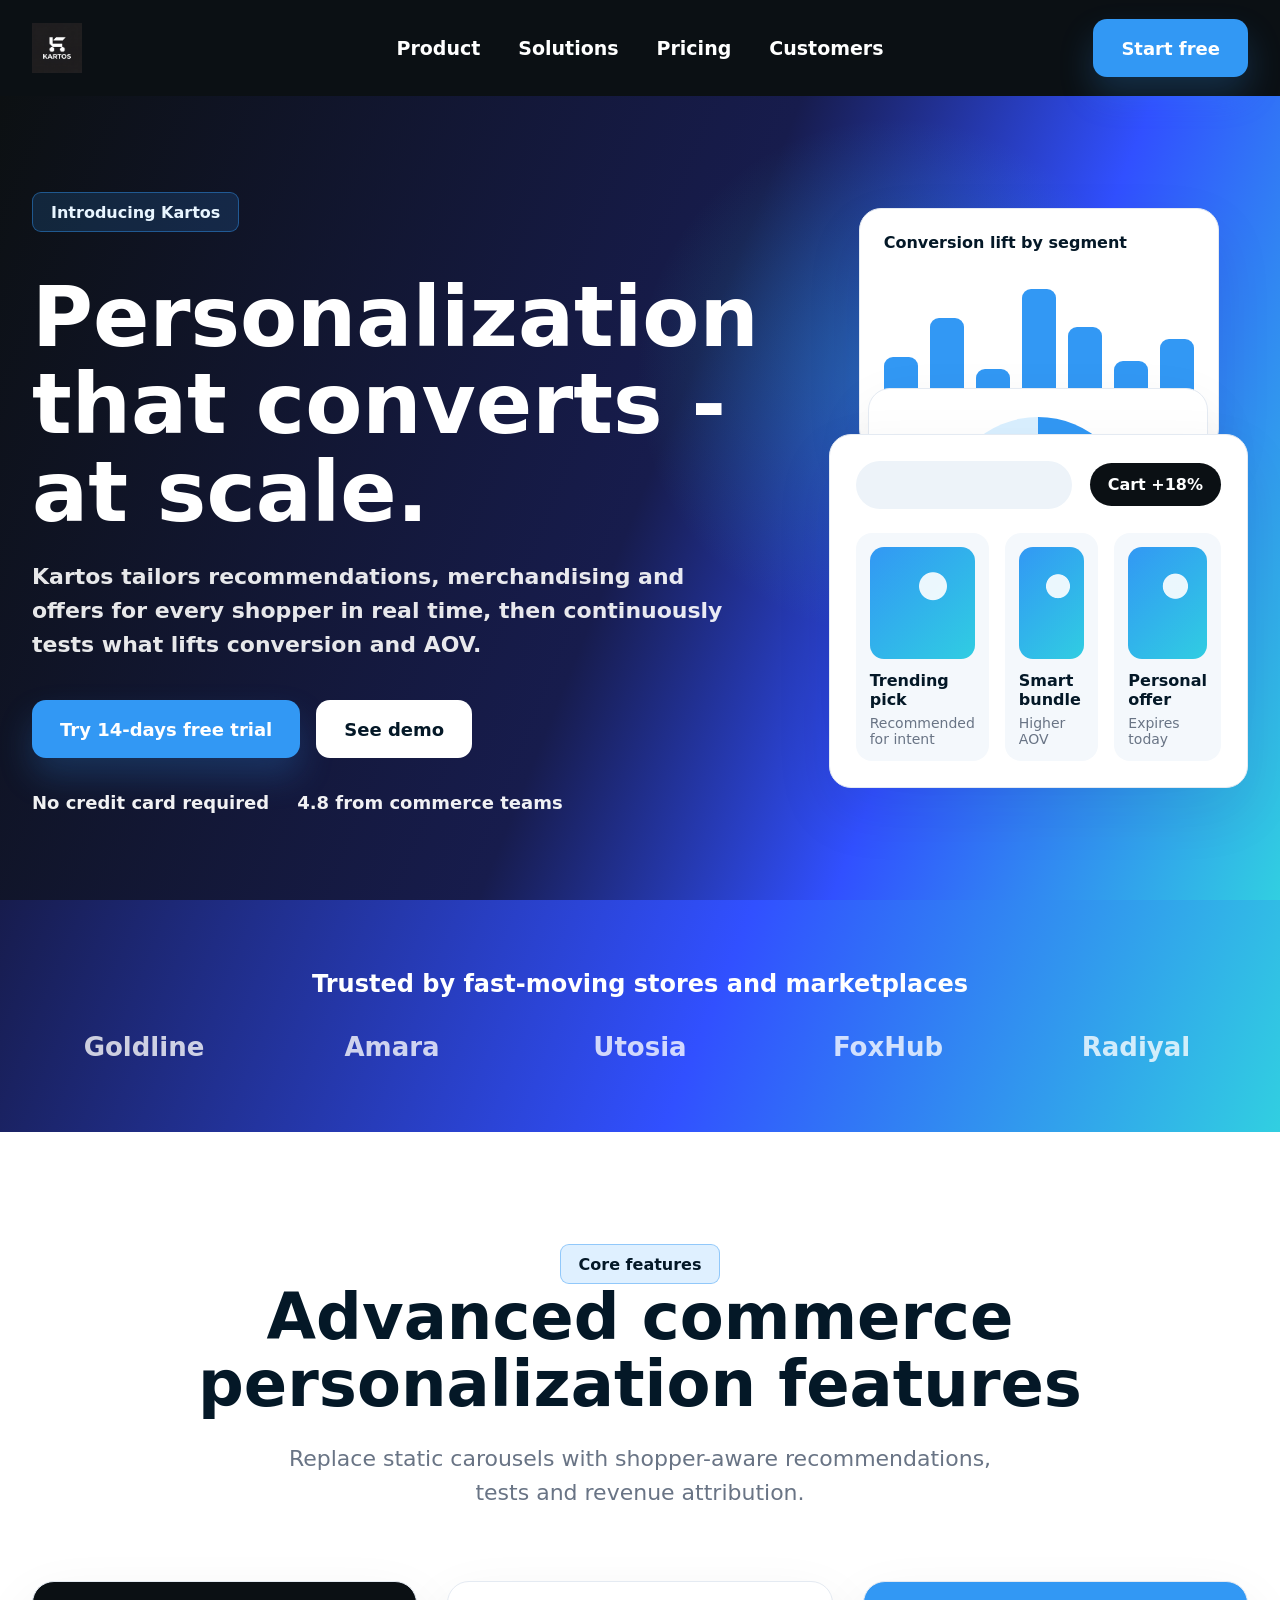
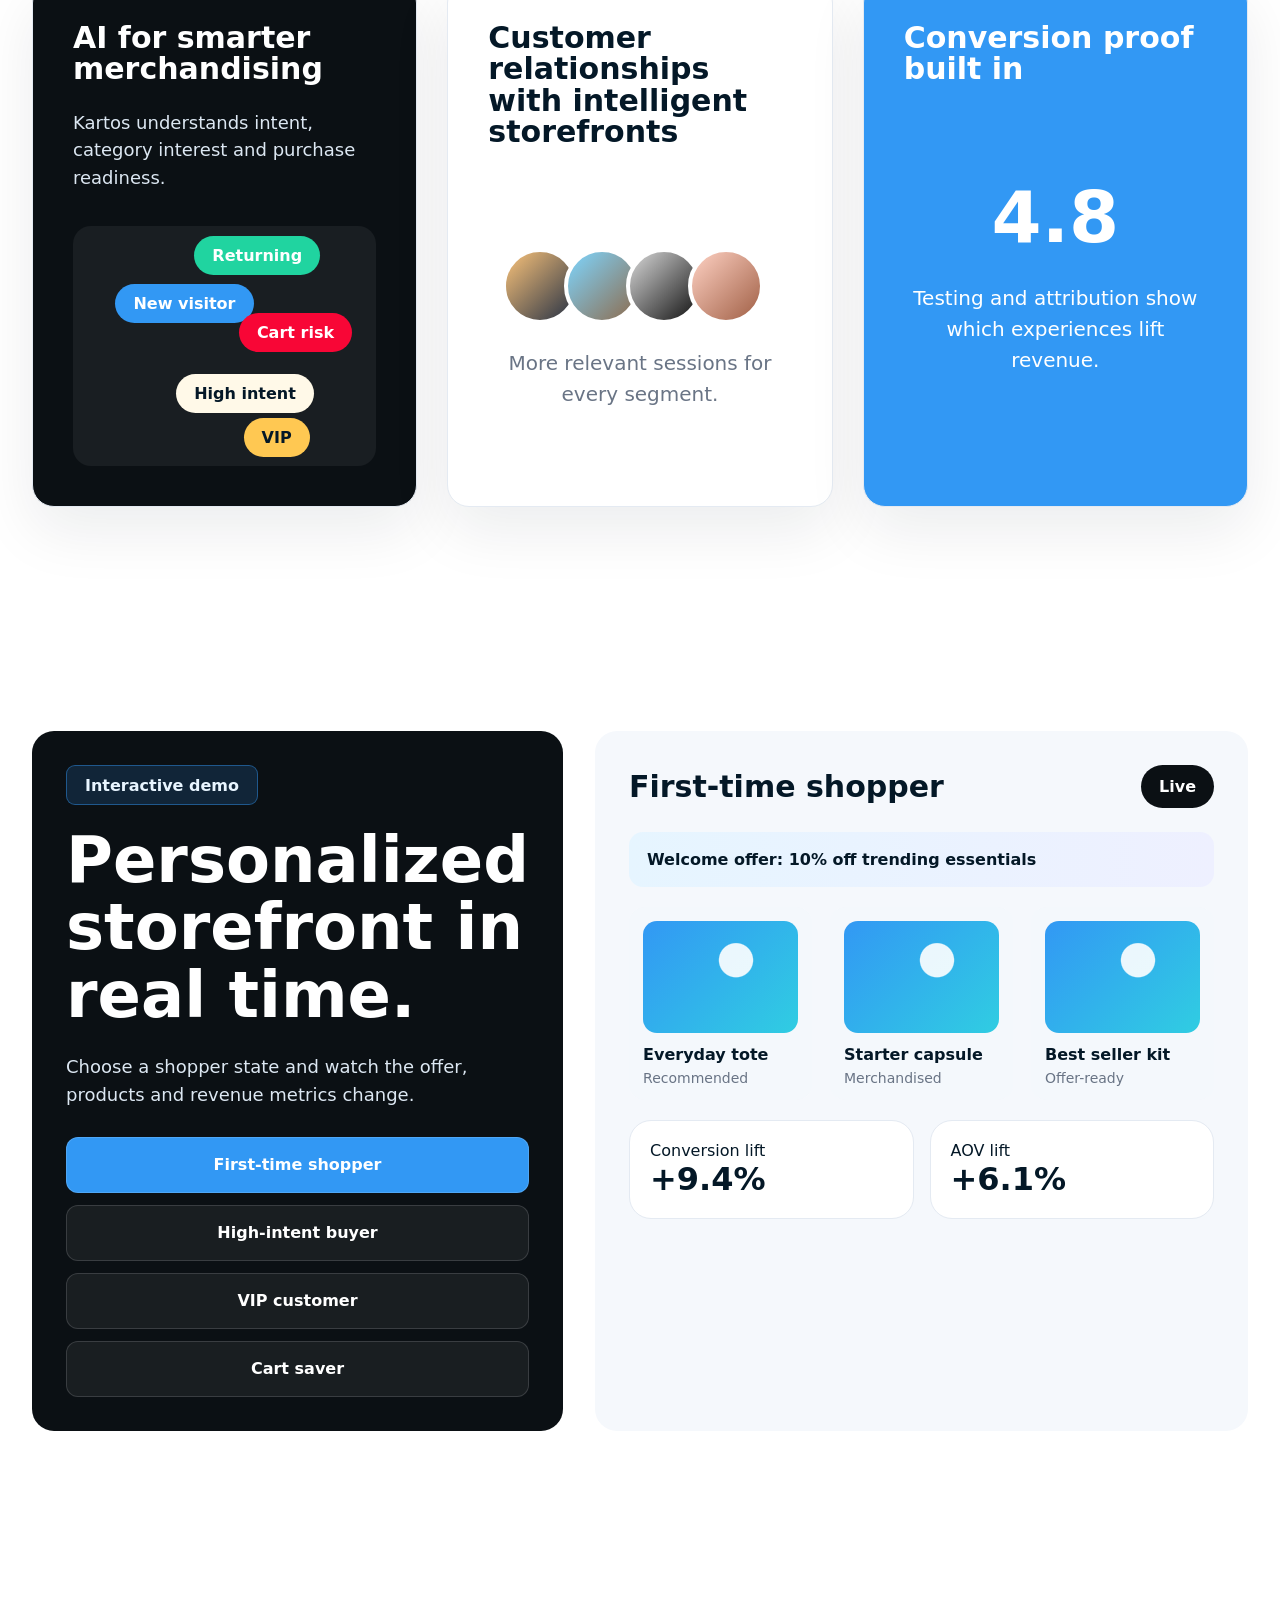
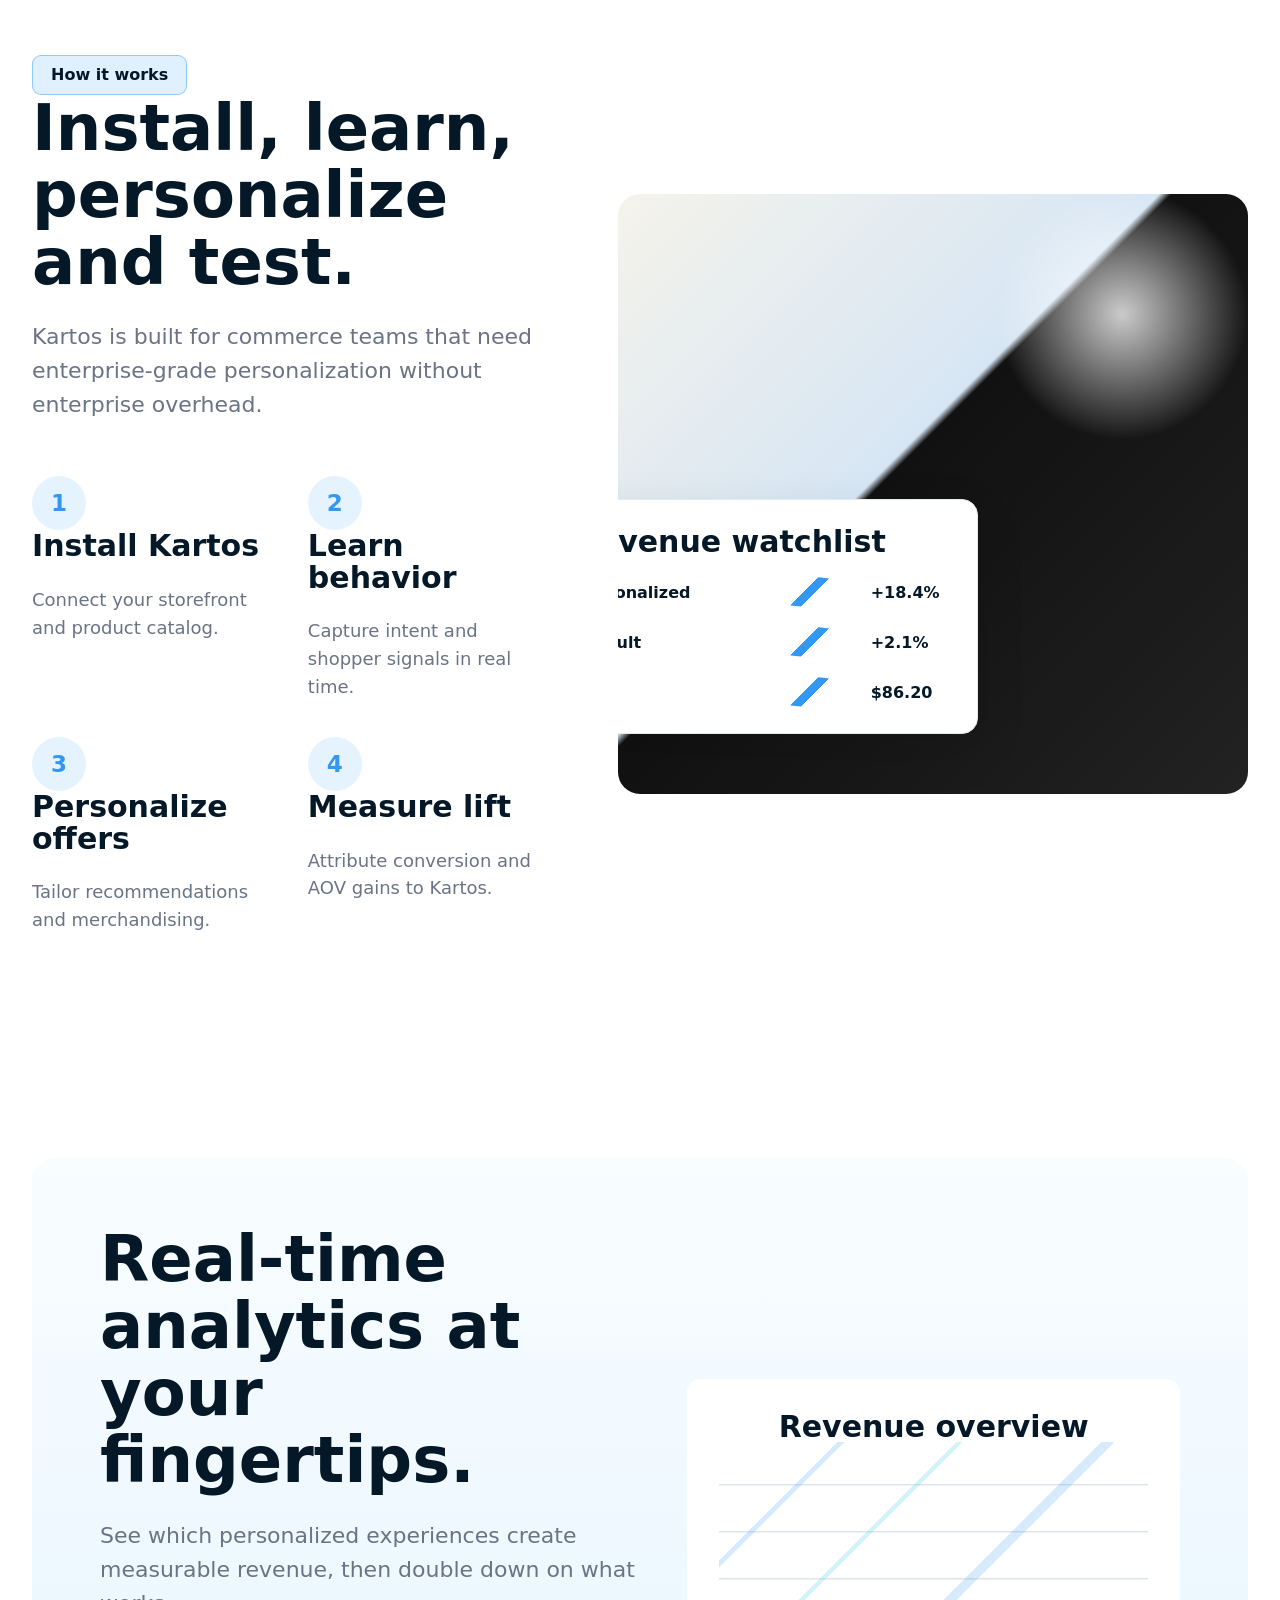
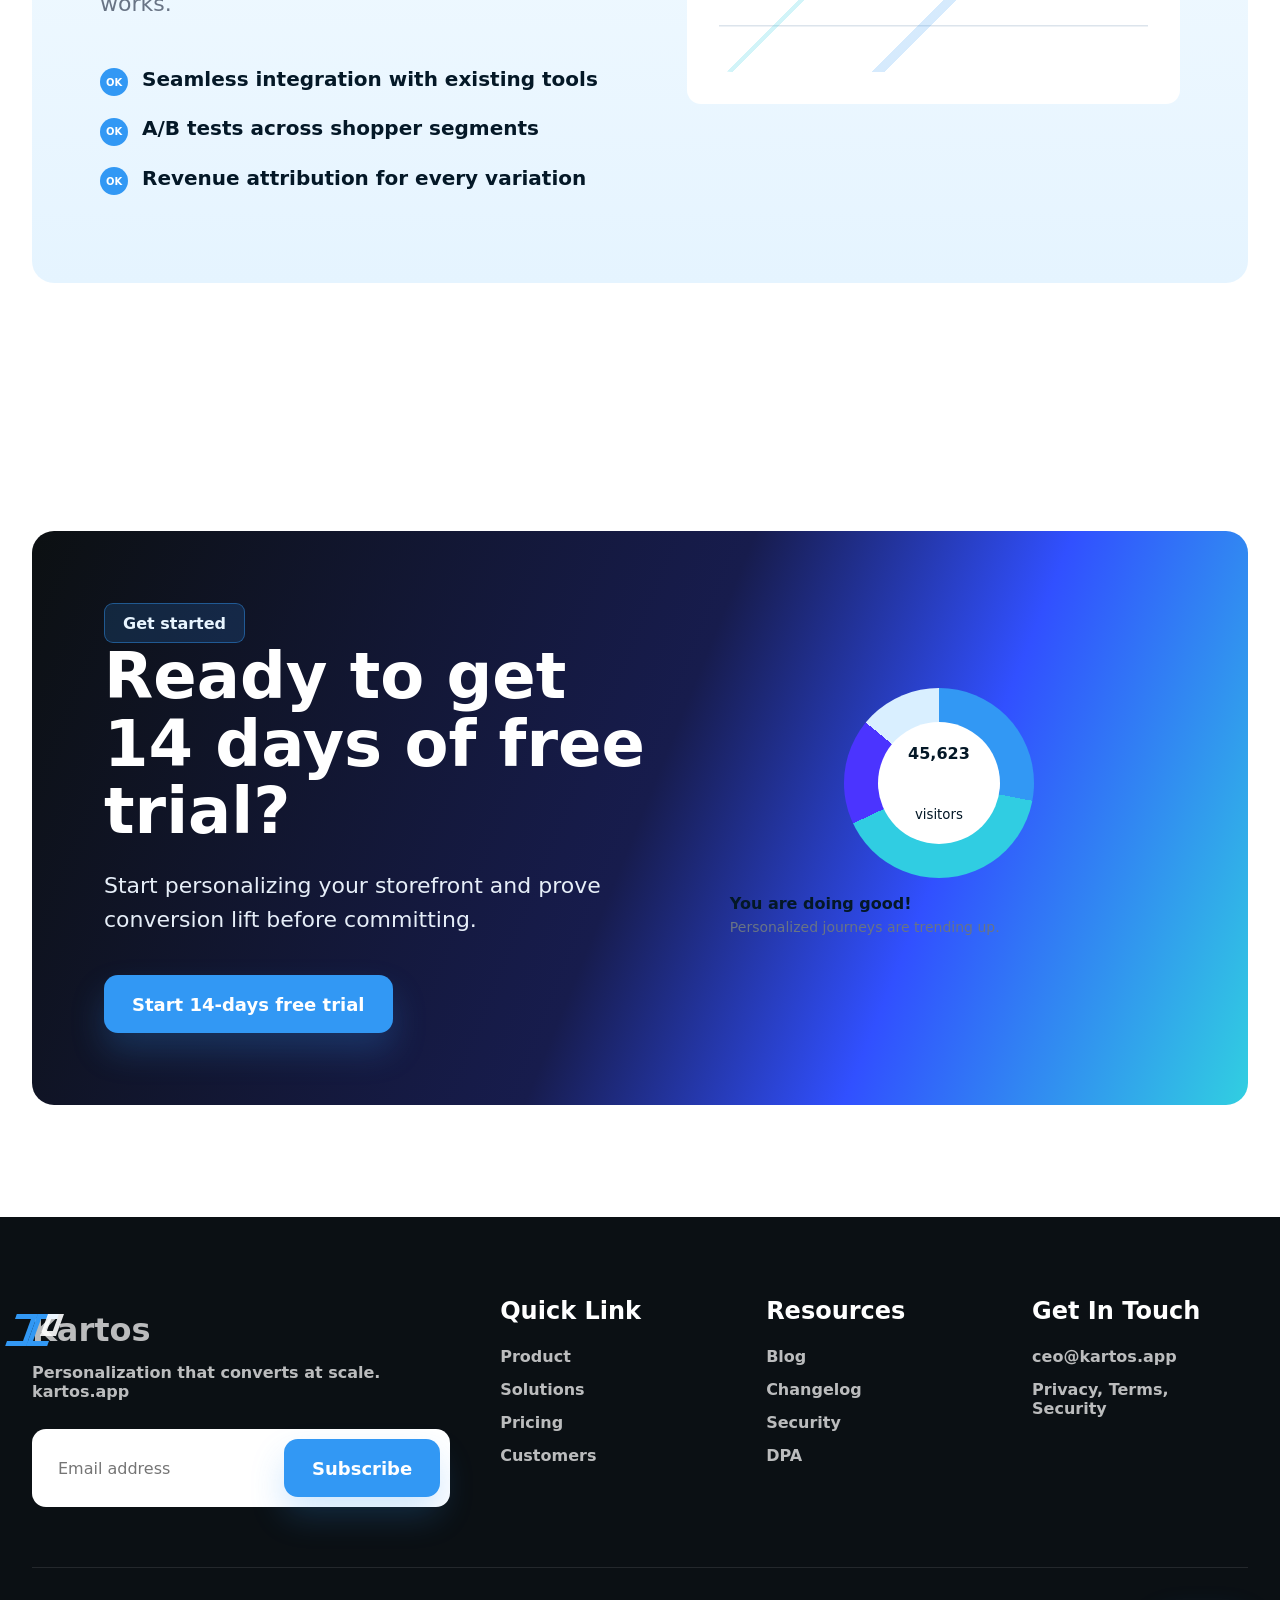
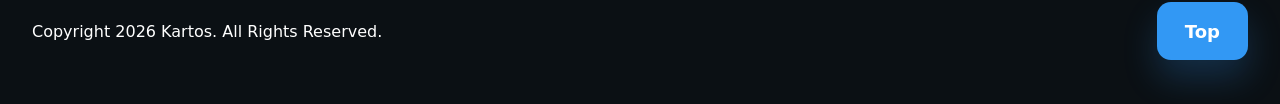
<file: index.html>
<!doctype html>
<html lang="en">
<head>
  <meta charset="utf-8">
  <meta name="viewport" content="width=device-width, initial-scale=1">
  <title>Kartos - Personalization that converts at scale</title>
  <meta name="description" content="Kartos is an ecommerce AI personalization and conversion engine for online stores. Tailor recommendations, merchandising and offers in real time.">
  <meta property="og:title" content="Kartos - Personalization that converts at scale">
  <meta property="og:description" content="Real-time per-shopper personalization, dynamic merchandising, A/B testing and revenue attribution for ecommerce teams.">
  <link rel="stylesheet" href="styles.css">
  <link rel="icon" type="image/png" href="katros-logo.png">
</head>
<body>
  <div class="site-shell">
    <header class="nav">
      <div class="container nav-inner">
        <a class="brand" href="index.html">
    <img src="katros-logo.png" alt="Katros Logo" class="logo">
</a>
        <nav class="nav-links" aria-label="Primary navigation">
          <a href="product.html">Product</a>
          <a href="solutions.html">Solutions</a>
          <a href="pricing.html">Pricing</a>
          <a href="customers.html">Customers</a>
        </nav>
        <div class="nav-actions">
          <button class="btn" data-signup>Start free</button>
          <button class="menu-btn" aria-label="Open menu" aria-expanded="false">Menu</button>
        </div>
      </div>
    </header>

    <main>
      <section class="hero">
        <div class="container hero-grid">
          <div>
            <span class="pill">Introducing Kartos</span>
            <h1>Personalization that converts - at scale.</h1>
            <p class="lead">Kartos tailors recommendations, merchandising and offers for every shopper in real time, then continuously tests what lifts conversion and AOV.</p>
            <div class="hero-actions">
              <button class="btn" data-signup>Try 14-days free trial</button>
              <a class="btn light" href="#demo">See demo</a>
            </div>
            <div class="hero-proof">
              <span>No credit card required</span>
              <span>4.8 from commerce teams</span>
            </div>
          </div>
          <div class="hero-visual">
            <div class="floating-card">
              <strong>Conversion lift by segment</strong>
              <div class="bar-chart"><span></span><span></span><span></span><span></span><span></span><span></span><span></span></div>
            </div>
            <div class="ring-card store-card">
              <div class="ring"><div class="ring-inner"><strong>45,623</strong><small> visitors</small></div></div>
              <strong>You are doing good!</strong>
              <p class="product-meta">Personalized sessions are outperforming default storefronts.</p>
            </div>
            <div class="store-card">
              <div class="store-top"><div class="store-search"></div><span class="cart-badge">Cart +18%</span></div>
              <div class="product-grid">
                <div class="product-card"><div class="product-art"></div><div class="product-name">Trending pick</div><div class="product-meta">Recommended for intent</div></div>
                <div class="product-card"><div class="product-art"></div><div class="product-name">Smart bundle</div><div class="product-meta">Higher AOV</div></div>
                <div class="product-card"><div class="product-art"></div><div class="product-name">Personal offer</div><div class="product-meta">Expires today</div></div>
              </div>
            </div>
          </div>
        </div>
      </section>

      <section class="logos">
        <div class="container">
          <p>Trusted by fast-moving stores and marketplaces</p>
          <div class="logo-row"><span>Goldline</span><span>Amara</span><span>Utosia</span><span>FoxHub</span><span>Radiyal</span></div>
        </div>
      </section>

      <section class="section">
        <div class="container">
          <div class="section-header">
            <span class="pill light">Core features</span>
            <h2>Advanced commerce personalization features</h2>
            <p class="lead">Replace static carousels with shopper-aware recommendations, tests and revenue attribution.</p>
          </div>
          <div class="feature-grid">
            <article class="feature-card dark">
              <h3>AI for smarter merchandising</h3>
              <p class="lead" style="color:#dce7f2;font-size:18px">Kartos understands intent, category interest and purchase readiness.</p>
              <div class="tag-cloud"><span class="tag">New visitor</span><span class="tag">Cart risk</span><span class="tag">High intent</span><span class="tag">VIP</span><span class="tag">Returning</span></div>
            </article>
            <article class="feature-card">
              <h3>Customer relationships with intelligent storefronts</h3>
              <div class="avatar-row"><span class="avatar"></span><span class="avatar"></span><span class="avatar"></span><span class="avatar"></span></div>
              <p class="lead" style="font-size:20px;text-align:center">More relevant sessions for every segment.</p>
            </article>
            <article class="feature-card blue">
              <h3>Conversion proof built in</h3>
              <div class="stat-big">4.8</div>
              <p class="lead" style="color:#fff;font-size:20px;text-align:center">Testing and attribution show which experiences lift revenue.</p>
            </article>
          </div>
        </div>
      </section>

      <section class="section" id="demo">
        <div class="container demo-wrap">
          <aside class="demo-controls">
            <span class="pill">Interactive demo</span>
            <h2 style="text-align:left;margin-top:22px;color:#fff">Personalized storefront in real time.</h2>
            <p class="lead" style="color:#dce7f2;margin-left:0;font-size:18px">Choose a shopper state and watch the offer, products and revenue metrics change.</p>
            <div class="demo-tabs">
              <button class="demo-tab active" data-demo="new">First-time shopper</button>
              <button class="demo-tab" data-demo="intent">High-intent buyer</button>
              <button class="demo-tab" data-demo="vip">VIP customer</button>
              <button class="demo-tab" data-demo="saver">Cart saver</button>
            </div>
          </aside>
          <section class="demo-store">
            <div class="store-top"><h3 data-demo-title>First-time shopper</h3><span class="cart-badge">Live</span></div>
            <div class="demo-offer" data-demo-offer>Welcome offer: 10% off trending essentials</div>
            <div class="demo-products">
              <div class="product-card"><div class="product-art"></div><div class="product-name" data-demo-product>Everyday tote</div><div class="product-meta">Recommended</div></div>
              <div class="product-card"><div class="product-art"></div><div class="product-name" data-demo-product>Starter capsule</div><div class="product-meta">Merchandised</div></div>
              <div class="product-card"><div class="product-art"></div><div class="product-name" data-demo-product>Best seller kit</div><div class="product-meta">Offer-ready</div></div>
            </div>
            <div class="demo-metrics">
              <div class="metric-card"><span>Conversion lift</span><strong data-demo-conversion>+9.4%</strong></div>
              <div class="metric-card"><span>AOV lift</span><strong data-demo-aov>+6.1%</strong></div>
            </div>
          </section>
        </div>
      </section>

      <section class="section">
        <div class="container split">
          <div>
            <span class="pill light">How it works</span>
            <h2>Install, learn, personalize and test.</h2>
            <p class="lead">Kartos is built for commerce teams that need enterprise-grade personalization without enterprise overhead.</p>
            <div class="bullet-grid">
              <div><span class="bullet-icon">1</span><h3>Install Kartos</h3><p class="lead" style="font-size:18px;margin-left:0">Connect your storefront and product catalog.</p></div>
              <div><span class="bullet-icon">2</span><h3>Learn behavior</h3><p class="lead" style="font-size:18px;margin-left:0">Capture intent and shopper signals in real time.</p></div>
              <div><span class="bullet-icon">3</span><h3>Personalize offers</h3><p class="lead" style="font-size:18px;margin-left:0">Tailor recommendations and merchandising.</p></div>
              <div><span class="bullet-icon">4</span><h3>Measure lift</h3><p class="lead" style="font-size:18px;margin-left:0">Attribute conversion and AOV gains to Kartos.</p></div>
            </div>
          </div>
          <div class="mock-photo">
            <div class="watchlist"><h3>Revenue watchlist</h3><div class="watch-row"><span>Personalized</span><span class="spark"></span><strong>+18.4%</strong></div><div class="watch-row"><span>Default</span><span class="spark"></span><strong>+2.1%</strong></div><div class="watch-row"><span>AOV</span><span class="spark"></span><strong>$86.20</strong></div></div>
          </div>
        </div>
      </section>

      <section class="section">
        <div class="container analytics-band">
          <div>
            <h2>Real-time analytics at your fingertips.</h2>
            <p class="lead" style="margin-left:0">See which personalized experiences create measurable revenue, then double down on what works.</p>
            <ul class="check-list"><li>Seamless integration with existing tools</li><li>A/B tests across shopper segments</li><li>Revenue attribution for every variation</li></ul>
          </div>
          <div class="chart-panel"><h3 style="text-align:center">Revenue overview</h3><div class="line-chart"></div></div>
        </div>
      </section>

      <section class="section cta">
        <div class="container cta-card">
          <div>
            <span class="pill">Get started</span>
            <h2>Ready to get 14 days of free trial?</h2>
            <p class="lead" style="margin-left:0;color:#e6eef8">Start personalizing your storefront and prove conversion lift before committing.</p>
            <div class="hero-actions"><button class="btn" data-signup>Start 14-days free trial</button></div>
          </div>
          <div class="ring-card" style="position:static;width:100%"><div class="ring"><div class="ring-inner"><strong>45,623</strong><small> visitors</small></div></div><strong>You are doing good!</strong><p class="product-meta">Personalized journeys are trending up.</p></div>
        </div>
      </section>
    </main>

    <footer class="footer">
      <div class="container footer-grid">
        <div><a class="brand" href="index.html"><span class="logo"><span></span></span>Kartos</a><p>Personalization that converts at scale. kartos.app</p><form class="newsletter"><input placeholder="Email address" aria-label="Email address"><button class="btn" type="button">Subscribe</button></form></div>
        <div><h4>Quick Link</h4><a href="product.html">Product</a><a href="solutions.html">Solutions</a><a href="pricing.html">Pricing</a><a href="customers.html">Customers</a></div>
        <div><h4>Resources</h4><a href="#">Blog</a><a href="#">Changelog</a><a href="#">Security</a><a href="#">DPA</a></div>
        <div><h4>Get In Touch</h4><p>ceo@kartos.app</p><p>Privacy, Terms, Security</p></div>
      </div>
      <div class="container footer-bottom"><span>Copyright 2026 Kartos. All Rights Reserved.</span><button class="btn" onclick="window.scrollTo({top:0,behavior:'smooth'})">Top</button></div>
    </footer>
  </div>
  <script src="script.js"></script>
</body>
</html>
</file>
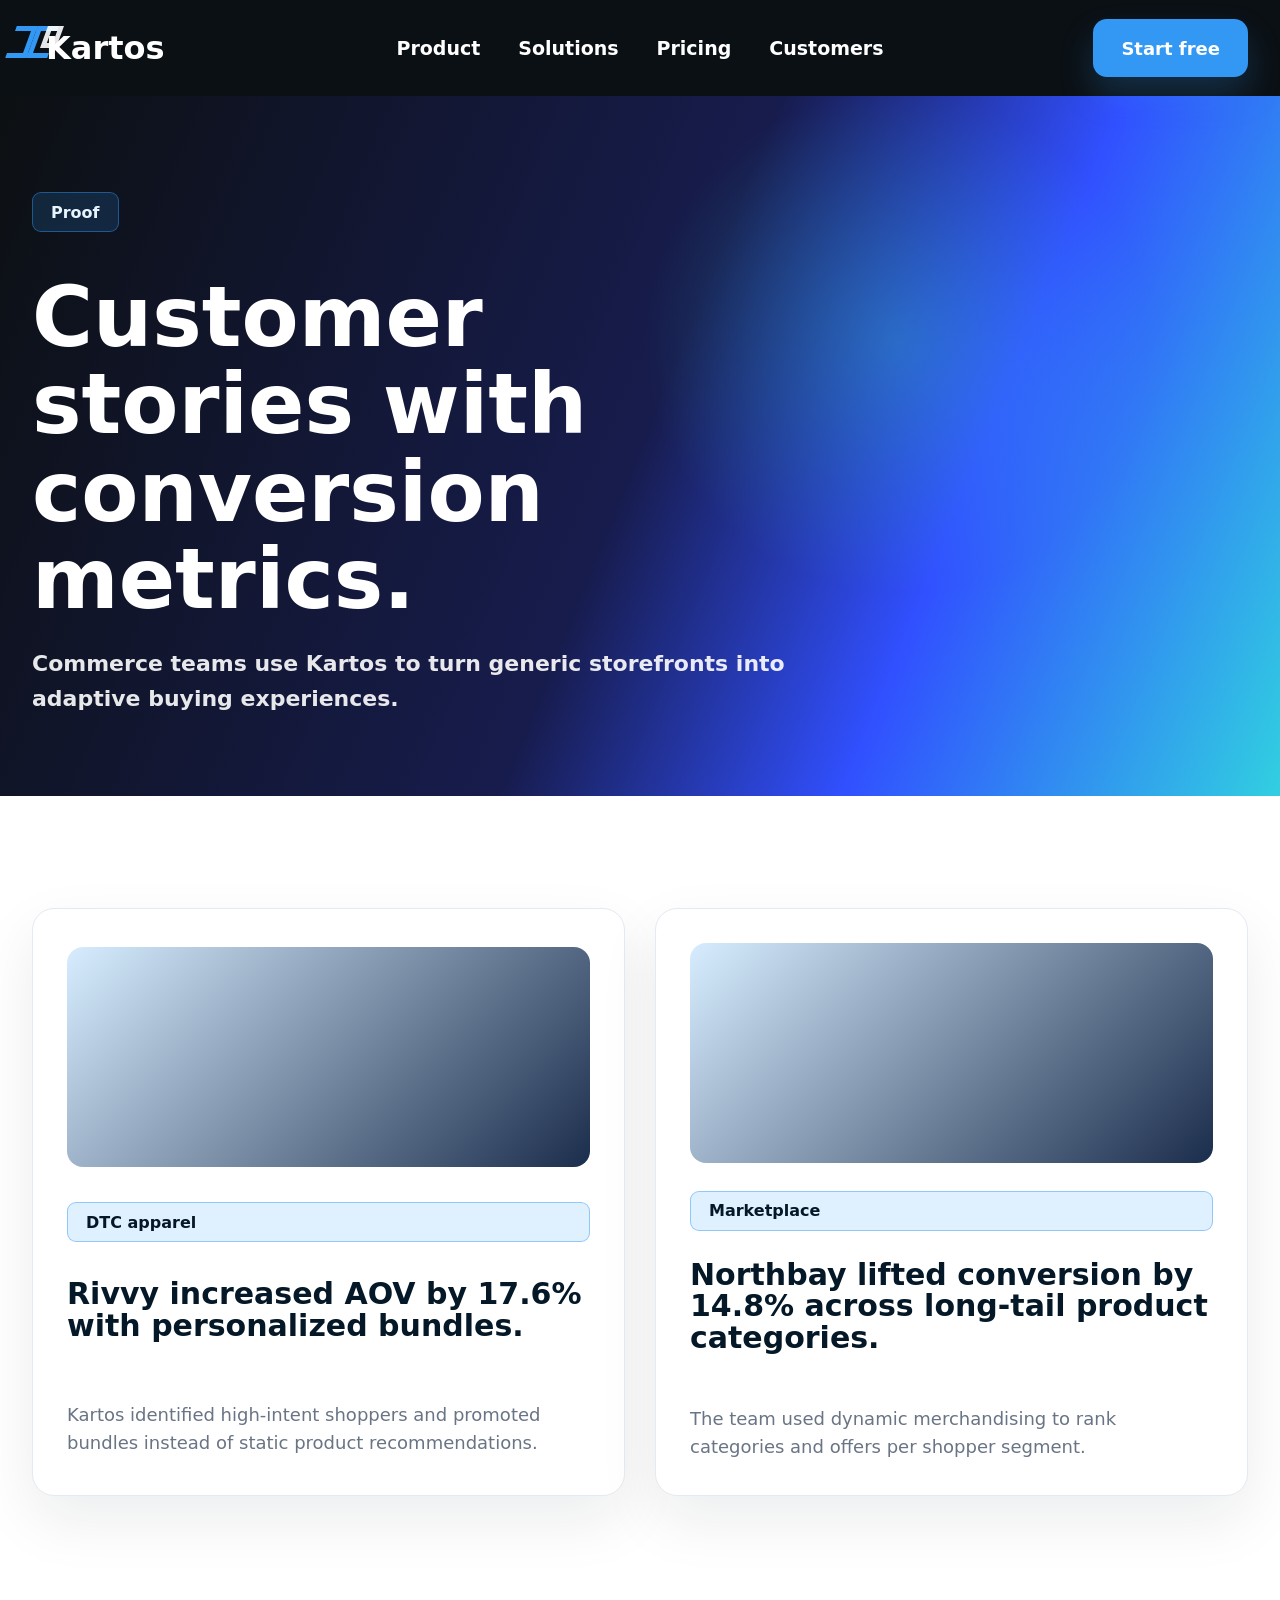
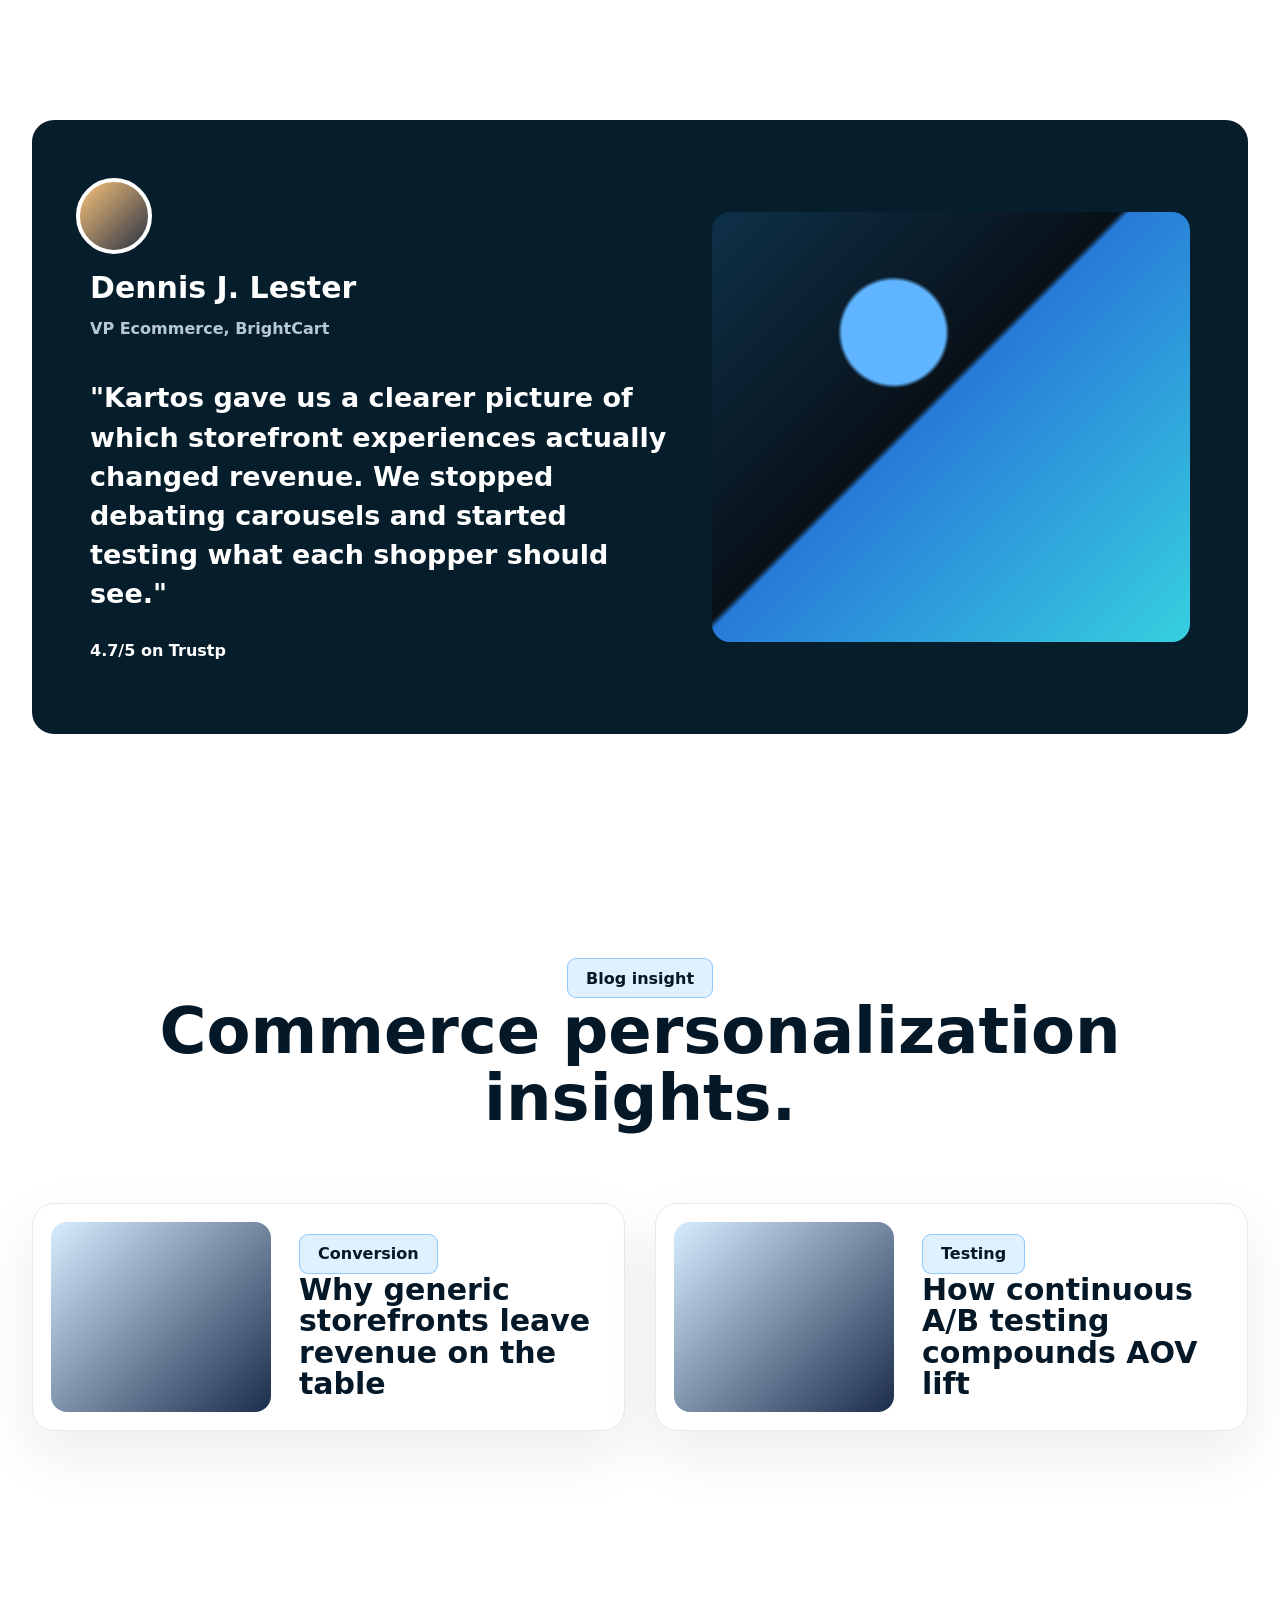
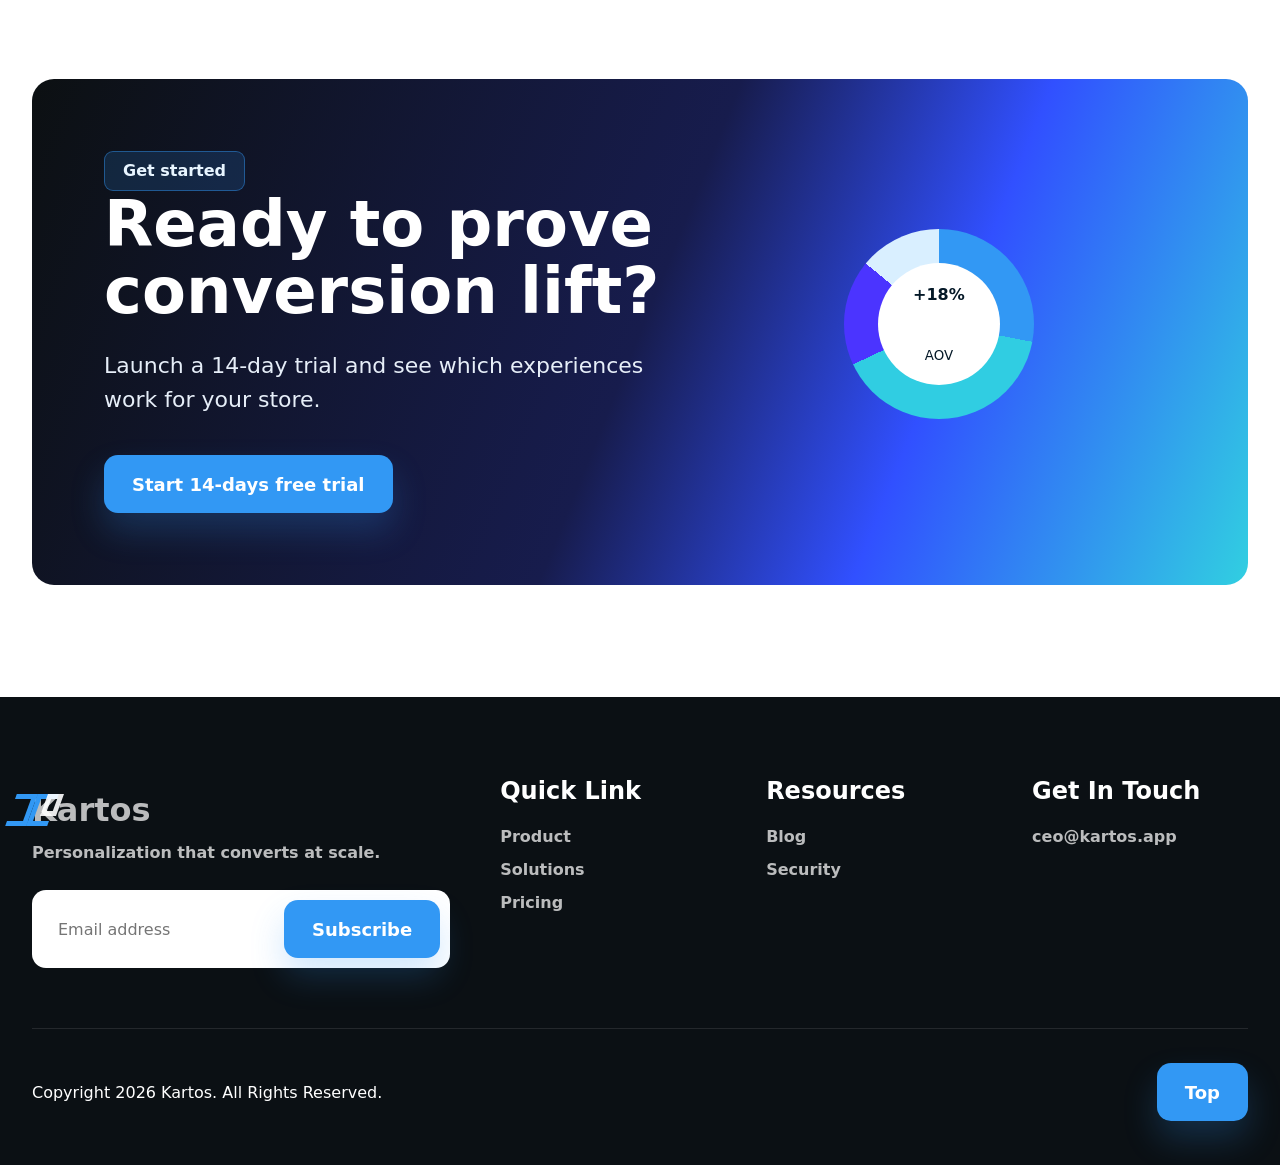
<file: customers.html>
<!doctype html>
<html lang="en">
<head>
  <meta charset="utf-8">
  <meta name="viewport" content="width=device-width, initial-scale=1">
  <title>Customers - Kartos</title>
  <meta name="description" content="Kartos customer stories, conversion metrics and testimonials for ecommerce personalization.">
  <link rel="stylesheet" href="styles.css">
</head>
<body>
  <div class="site-shell">
    <header class="nav"><div class="container nav-inner"><a class="brand" href="index.html"><span class="logo"><span></span></span>Kartos</a><nav class="nav-links"><a href="product.html">Product</a><a href="solutions.html">Solutions</a><a href="pricing.html">Pricing</a><a href="customers.html">Customers</a></nav><div class="nav-actions"><button class="btn" data-signup>Start free</button><button class="menu-btn" aria-label="Open menu" aria-expanded="false">Menu</button></div></div></header>
    <main>
      <section class="hero" style="min-height:auto"><div class="container"><span class="pill">Proof</span><h1>Customer stories with conversion metrics.</h1><p class="lead">Commerce teams use Kartos to turn generic storefronts into adaptive buying experiences.</p></div></section>

      <section class="section">
        <div class="container case-grid">
          <article class="case-card"><div class="case-art"></div><span class="pill light">DTC apparel</span><h3>Rivvy increased AOV by 17.6% with personalized bundles.</h3><p class="lead" style="font-size:18px;margin-left:0">Kartos identified high-intent shoppers and promoted bundles instead of static product recommendations.</p></article>
          <article class="case-card"><div class="case-art"></div><span class="pill light">Marketplace</span><h3>Northbay lifted conversion by 14.8% across long-tail product categories.</h3><p class="lead" style="font-size:18px;margin-left:0">The team used dynamic merchandising to rank categories and offers per shopper segment.</p></article>
        </div>
      </section>

      <section class="section">
        <div class="container testimonial-card">
          <div><div class="avatar"></div><h3 style="margin-top:18px">Dennis J. Lester</h3><p style="color:#b8c7d6;font-weight:800">VP Ecommerce, BrightCart</p><blockquote>"Kartos gave us a clearer picture of which storefront experiences actually changed revenue. We stopped debating carousels and started testing what each shopper should see."</blockquote><p style="margin-top:28px;font-weight:850">4.7/5 on Trustp</p></div>
          <div class="customer-photo"></div>
        </div>
      </section>

      <section class="section">
        <div class="container">
          <div class="section-header"><span class="pill light">Blog insight</span><h2>Commerce personalization insights.</h2></div>
          <div class="article-grid">
            <article class="article-card"><div class="article-art"></div><div><span class="pill light">Conversion</span><h3>Why generic storefronts leave revenue on the table</h3></div></article>
            <article class="article-card"><div class="article-art"></div><div><span class="pill light">Testing</span><h3>How continuous A/B testing compounds AOV lift</h3></div></article>
          </div>
        </div>
      </section>

      <section class="section cta"><div class="container cta-card"><div><span class="pill">Get started</span><h2>Ready to prove conversion lift?</h2><p class="lead" style="margin-left:0;color:#e6eef8">Launch a 14-day trial and see which experiences work for your store.</p><div class="hero-actions"><button class="btn" data-signup>Start 14-days free trial</button></div></div><div class="ring-card" style="position:static;width:100%"><div class="ring"><div class="ring-inner"><strong>+18%</strong><small>AOV</small></div></div></div></div></section>
    </main>
    <footer class="footer"><div class="container footer-grid"><div><a class="brand" href="index.html"><span class="logo"><span></span></span>Kartos</a><p>Personalization that converts at scale.</p><form class="newsletter"><input placeholder="Email address" aria-label="Email address"><button class="btn" type="button">Subscribe</button></form></div><div><h4>Quick Link</h4><a href="product.html">Product</a><a href="solutions.html">Solutions</a><a href="pricing.html">Pricing</a></div><div><h4>Resources</h4><a href="#">Blog</a><a href="#">Security</a></div><div><h4>Get In Touch</h4><p>ceo@kartos.app</p></div></div><div class="container footer-bottom"><span>Copyright 2026 Kartos. All Rights Reserved.</span><button class="btn" onclick="window.scrollTo({top:0,behavior:'smooth'})">Top</button></div></footer>
  </div>
  <script src="script.js"></script>
</body>
</html>
</file>
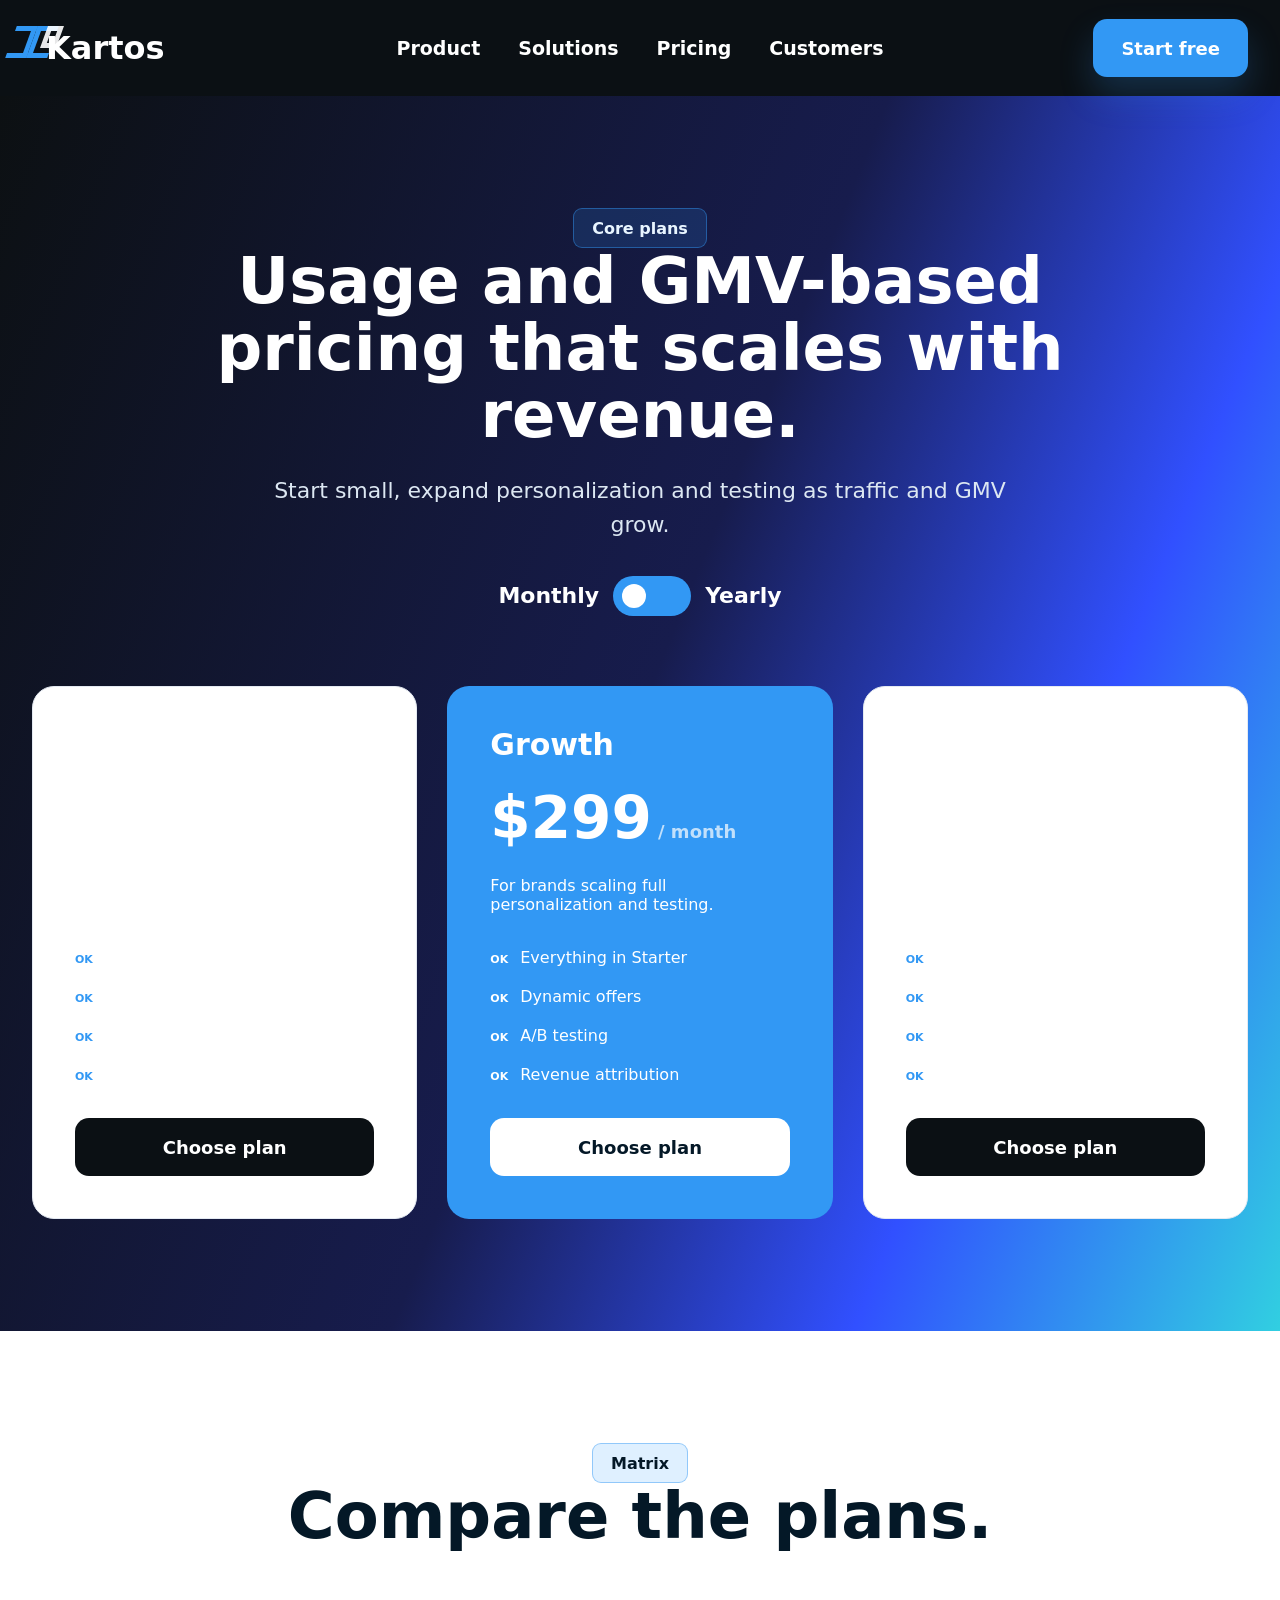
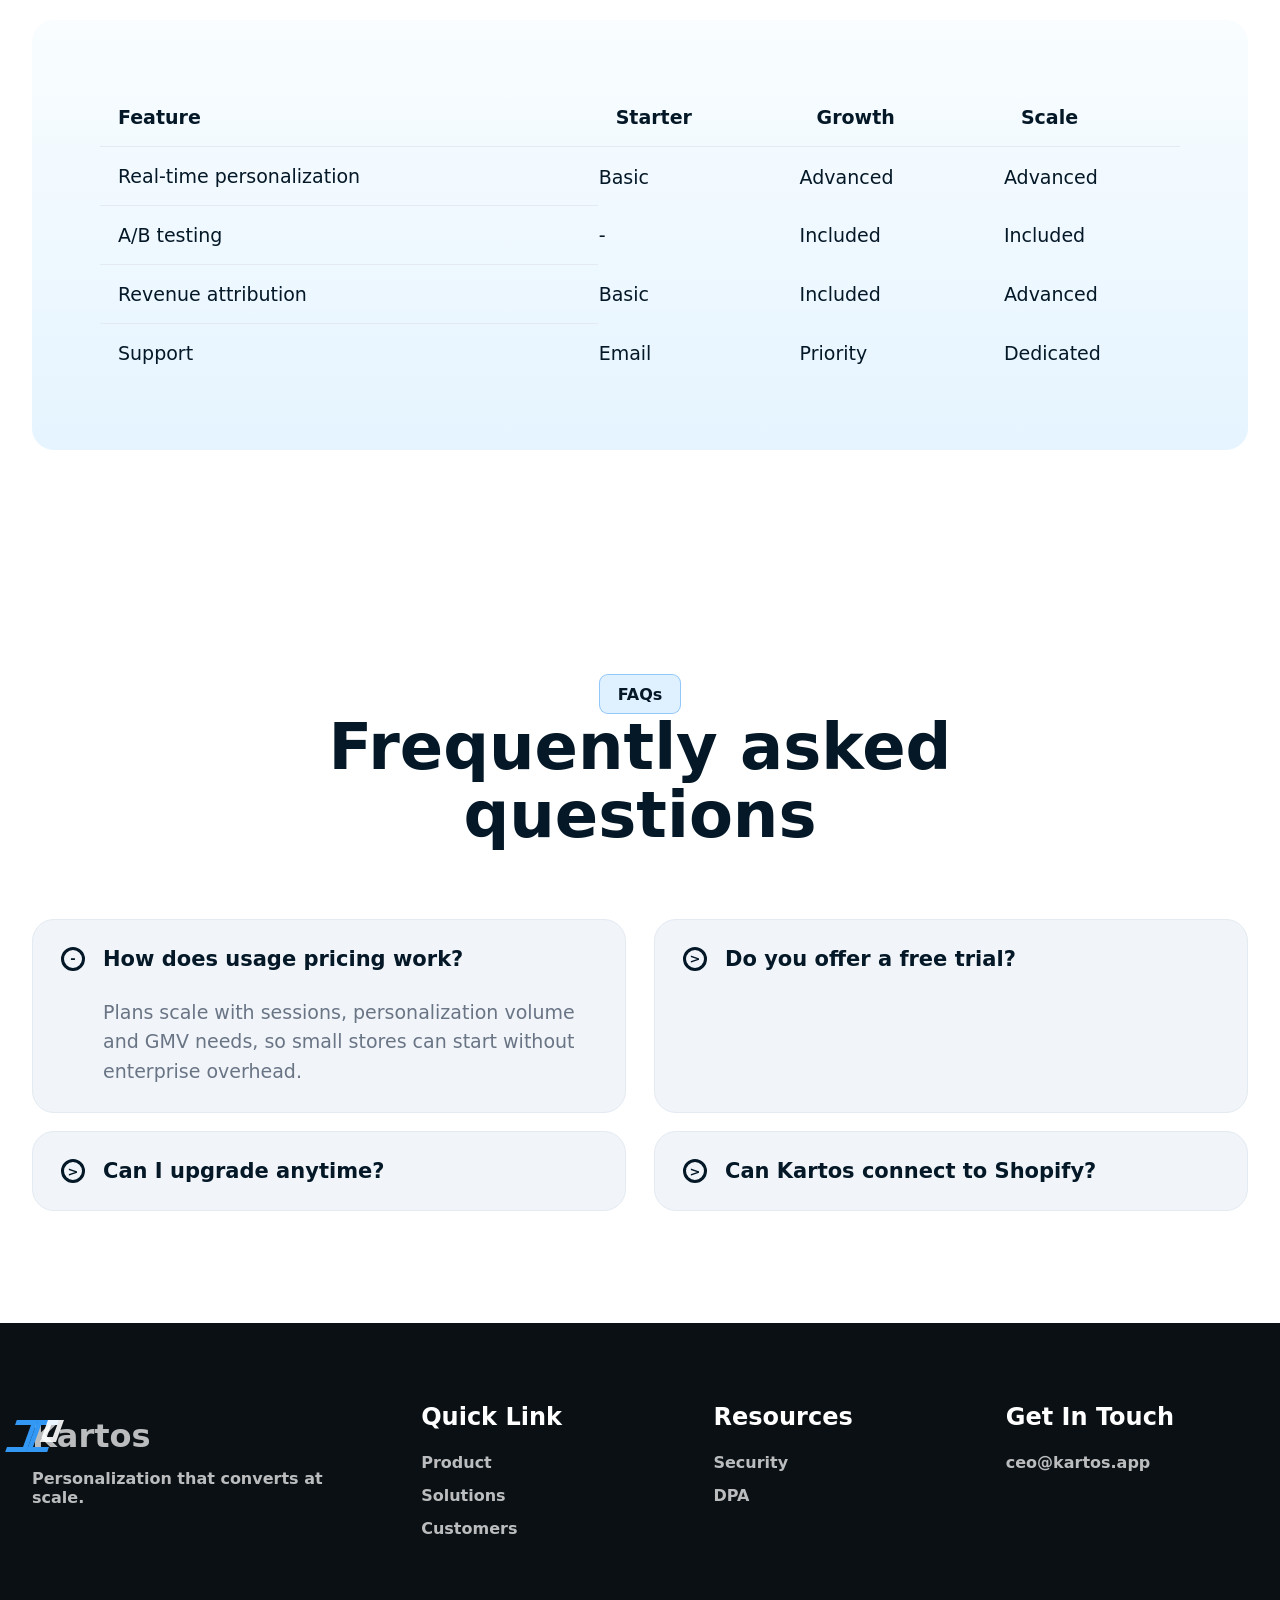
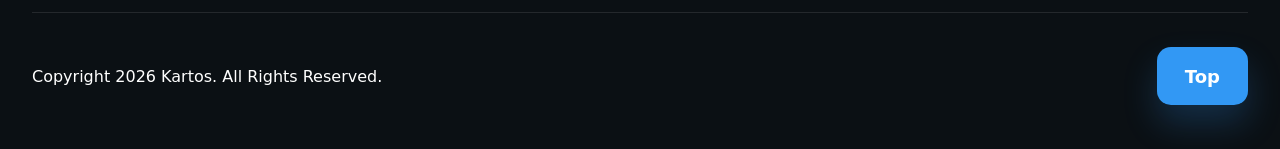
<file: pricing.html>
<!doctype html>
<html lang="en">
<head>
  <meta charset="utf-8">
  <meta name="viewport" content="width=device-width, initial-scale=1">
  <title>Pricing - Kartos</title>
  <meta name="description" content="Usage and GMV-based pricing for Kartos ecommerce personalization. Starter, Growth and Scale plans with a free trial.">
  <link rel="stylesheet" href="styles.css">
</head>
<body>
  <div class="site-shell">
    <header class="nav"><div class="container nav-inner"><a class="brand" href="index.html"><span class="logo"><span></span></span>Kartos</a><nav class="nav-links"><a href="product.html">Product</a><a href="solutions.html">Solutions</a><a href="pricing.html">Pricing</a><a href="customers.html">Customers</a></nav><div class="nav-actions"><button class="btn" data-signup>Start free</button><button class="menu-btn" aria-label="Open menu" aria-expanded="false">Menu</button></div></div></header>
    <main>
      <section class="section pricing-section">
        <div class="container">
          <div class="section-header"><span class="pill">Core plans</span><h2 style="color:#fff">Usage and GMV-based pricing that scales with revenue.</h2><p class="lead" style="color:#dce7f2">Start small, expand personalization and testing as traffic and GMV grow.</p><div class="pricing-toggle"><span data-billing-label>Monthly</span><button class="switch" data-billing-toggle aria-pressed="false" aria-label="Toggle yearly pricing"></button><span>Yearly</span></div></div>
          <div class="pricing-grid">
            <article class="pricing-card"><h3>Starter</h3><div class="price"><span data-monthly="99" data-yearly="79">$99</span><small> / month</small></div><p>For small stores proving personalization lift.</p><ul><li>Recommendations</li><li>Basic merchandising</li><li>Up to 25k sessions</li><li>Email support</li></ul><button class="btn dark full" data-signup>Choose plan</button></article>
            <article class="pricing-card highlight"><h3>Growth</h3><div class="price"><span data-monthly="299" data-yearly="239">$299</span><small> / month</small></div><p>For brands scaling full personalization and testing.</p><ul><li>Everything in Starter</li><li>Dynamic offers</li><li>A/B testing</li><li>Revenue attribution</li></ul><button class="btn light full" data-signup>Choose plan</button></article>
            <article class="pricing-card"><h3>Scale</h3><div class="price"><span data-monthly="799" data-yearly="639">$799</span><small> / month</small></div><p>For high-GMV stores and marketplaces.</p><ul><li>Advanced merchandising</li><li>Priority support</li><li>Custom segments</li><li>Dedicated onboarding</li></ul><button class="btn dark full" data-signup>Choose plan</button></article>
          </div>
        </div>
      </section>

      <section class="section">
        <div class="container">
          <div class="section-header"><span class="pill light">Matrix</span><h2>Compare the plans.</h2></div>
          <div class="analytics-band" style="grid-template-columns:1fr">
            <table style="width:100%;border-collapse:collapse;font-size:19px">
              <tr><th style="text-align:left;padding:18px;border-bottom:1px solid var(--line)">Feature</th><th style="text-align:left;padding:18px;border-bottom:1px solid var(--line)">Starter</th><th style="text-align:left;padding:18px;border-bottom:1px solid var(--line)">Growth</th><th style="text-align:left;padding:18px;border-bottom:1px solid var(--line)">Scale</th></tr>
              <tr><td style="padding:18px;border-bottom:1px solid var(--line)">Real-time personalization</td><td>Basic</td><td>Advanced</td><td>Advanced</td></tr>
              <tr><td style="padding:18px;border-bottom:1px solid var(--line)">A/B testing</td><td>-</td><td>Included</td><td>Included</td></tr>
              <tr><td style="padding:18px;border-bottom:1px solid var(--line)">Revenue attribution</td><td>Basic</td><td>Included</td><td>Advanced</td></tr>
              <tr><td style="padding:18px">Support</td><td>Email</td><td>Priority</td><td>Dedicated</td></tr>
            </table>
          </div>
        </div>
      </section>

      <section class="section" id="faq">
        <div class="container">
          <div class="section-header"><span class="pill light">FAQs</span><h2>Frequently asked questions</h2></div>
          <div class="faq-grid">
            <div class="faq-item open"><button class="faq-button" aria-expanded="true"><span class="faq-icon">-</span>How does usage pricing work?</button><div class="faq-content">Plans scale with sessions, personalization volume and GMV needs, so small stores can start without enterprise overhead.</div></div>
            <div class="faq-item"><button class="faq-button" aria-expanded="false"><span class="faq-icon">></span>Do you offer a free trial?</button><div class="faq-content">Yes. You can start with a 14-day free trial and test the main personalization workflow.</div></div>
            <div class="faq-item"><button class="faq-button" aria-expanded="false"><span class="faq-icon">></span>Can I upgrade anytime?</button><div class="faq-content">Yes. Move from Starter to Growth or Scale as your store grows.</div></div>
            <div class="faq-item"><button class="faq-button" aria-expanded="false"><span class="faq-icon">></span>Can Kartos connect to Shopify?</button><div class="faq-content">The site is designed around Shopify-style commerce integrations, catalog feeds and analytics tools.</div></div>
          </div>
        </div>
      </section>
    </main>
    <footer class="footer"><div class="container footer-grid"><div><a class="brand" href="index.html"><span class="logo"><span></span></span>Kartos</a><p>Personalization that converts at scale.</p></div><div><h4>Quick Link</h4><a href="product.html">Product</a><a href="solutions.html">Solutions</a><a href="customers.html">Customers</a></div><div><h4>Resources</h4><a href="#">Security</a><a href="#">DPA</a></div><div><h4>Get In Touch</h4><p>ceo@kartos.app</p></div></div><div class="container footer-bottom"><span>Copyright 2026 Kartos. All Rights Reserved.</span><button class="btn" onclick="window.scrollTo({top:0,behavior:'smooth'})">Top</button></div></footer>
  </div>
  <script src="script.js"></script>
</body>
</html>
</file>
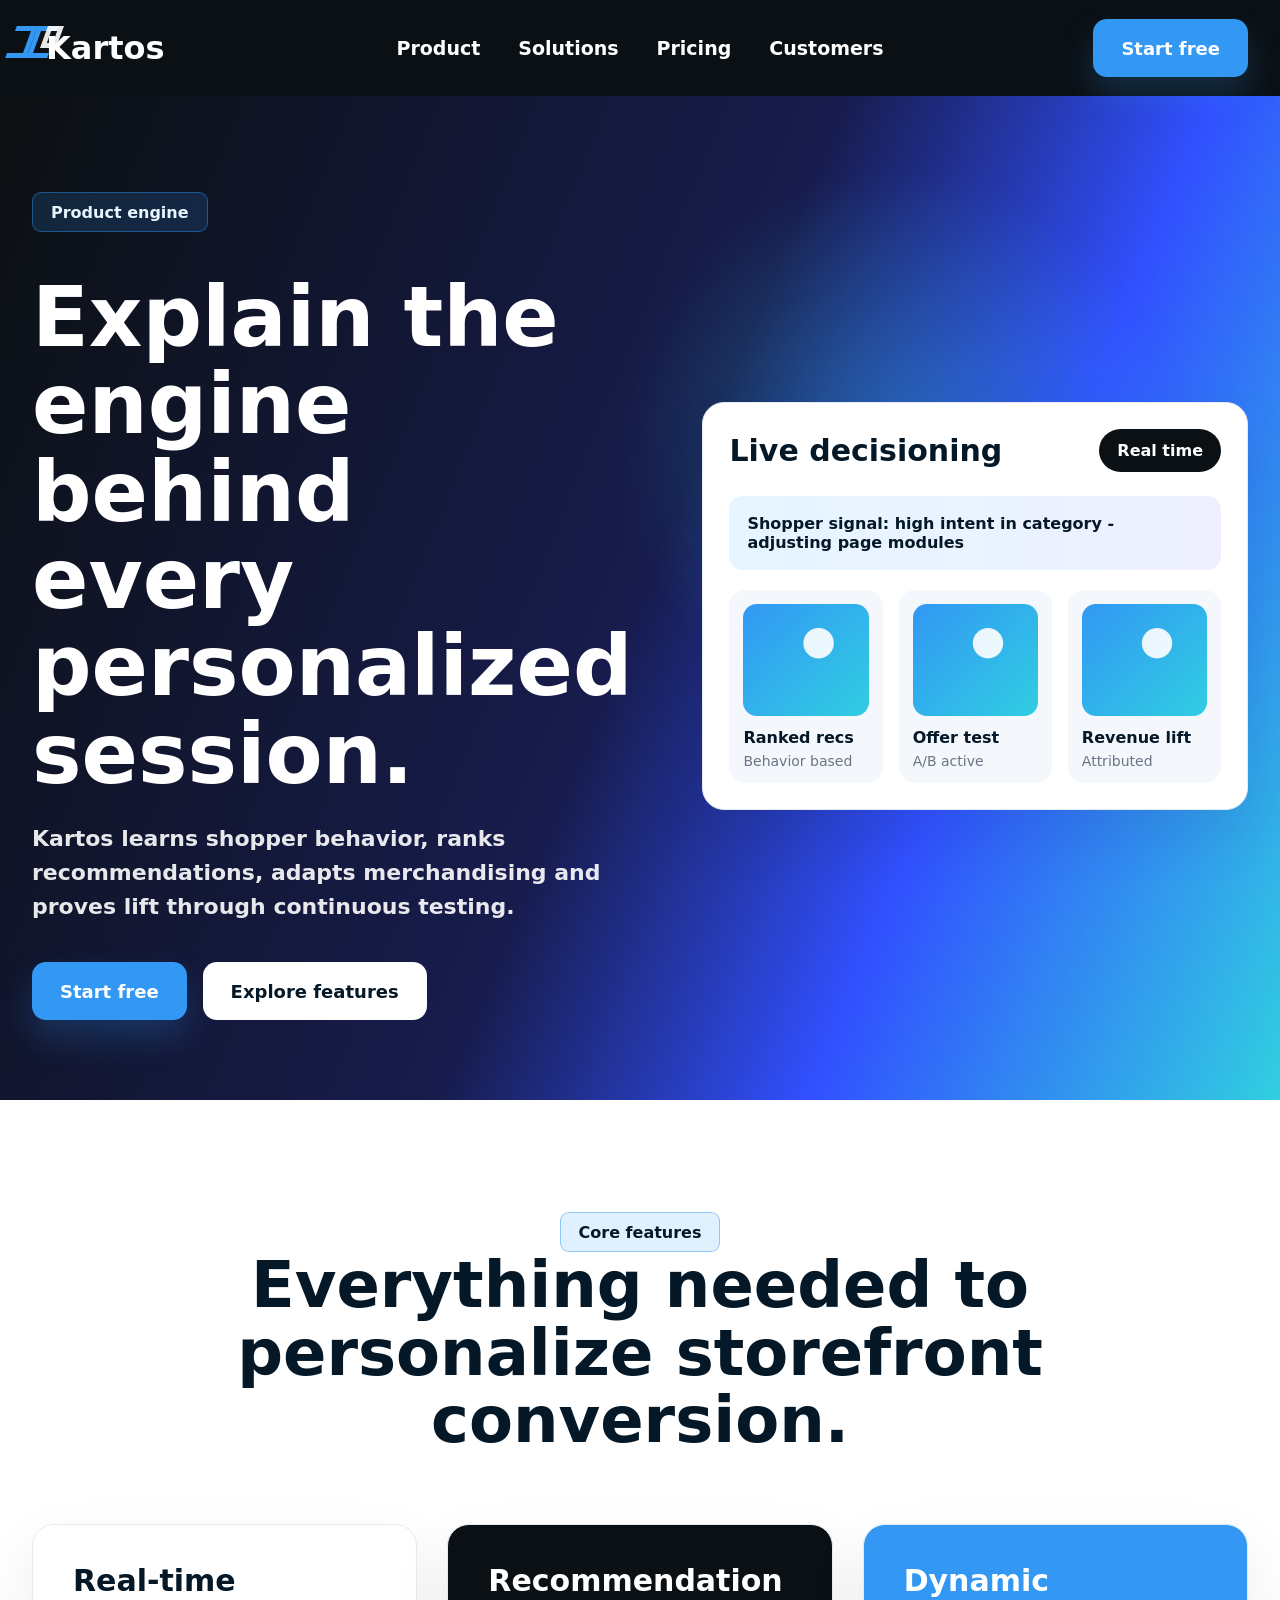
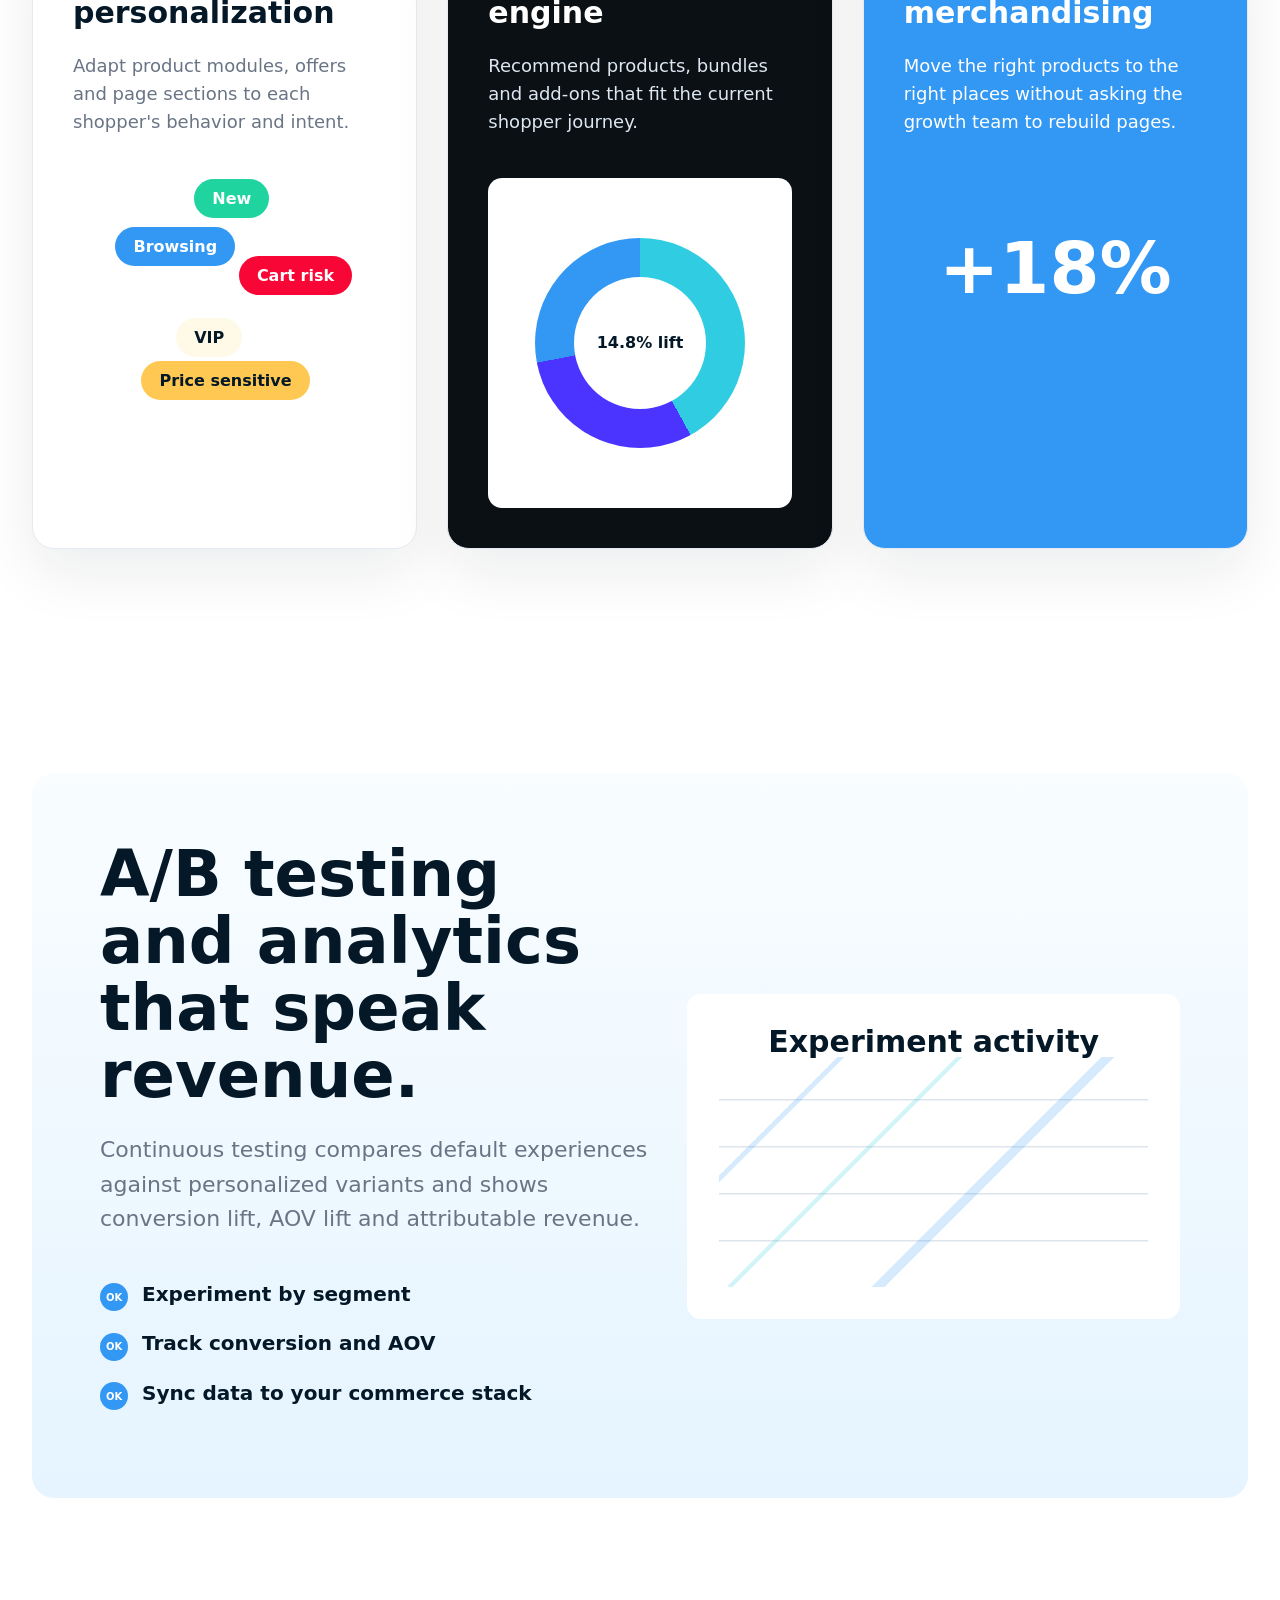
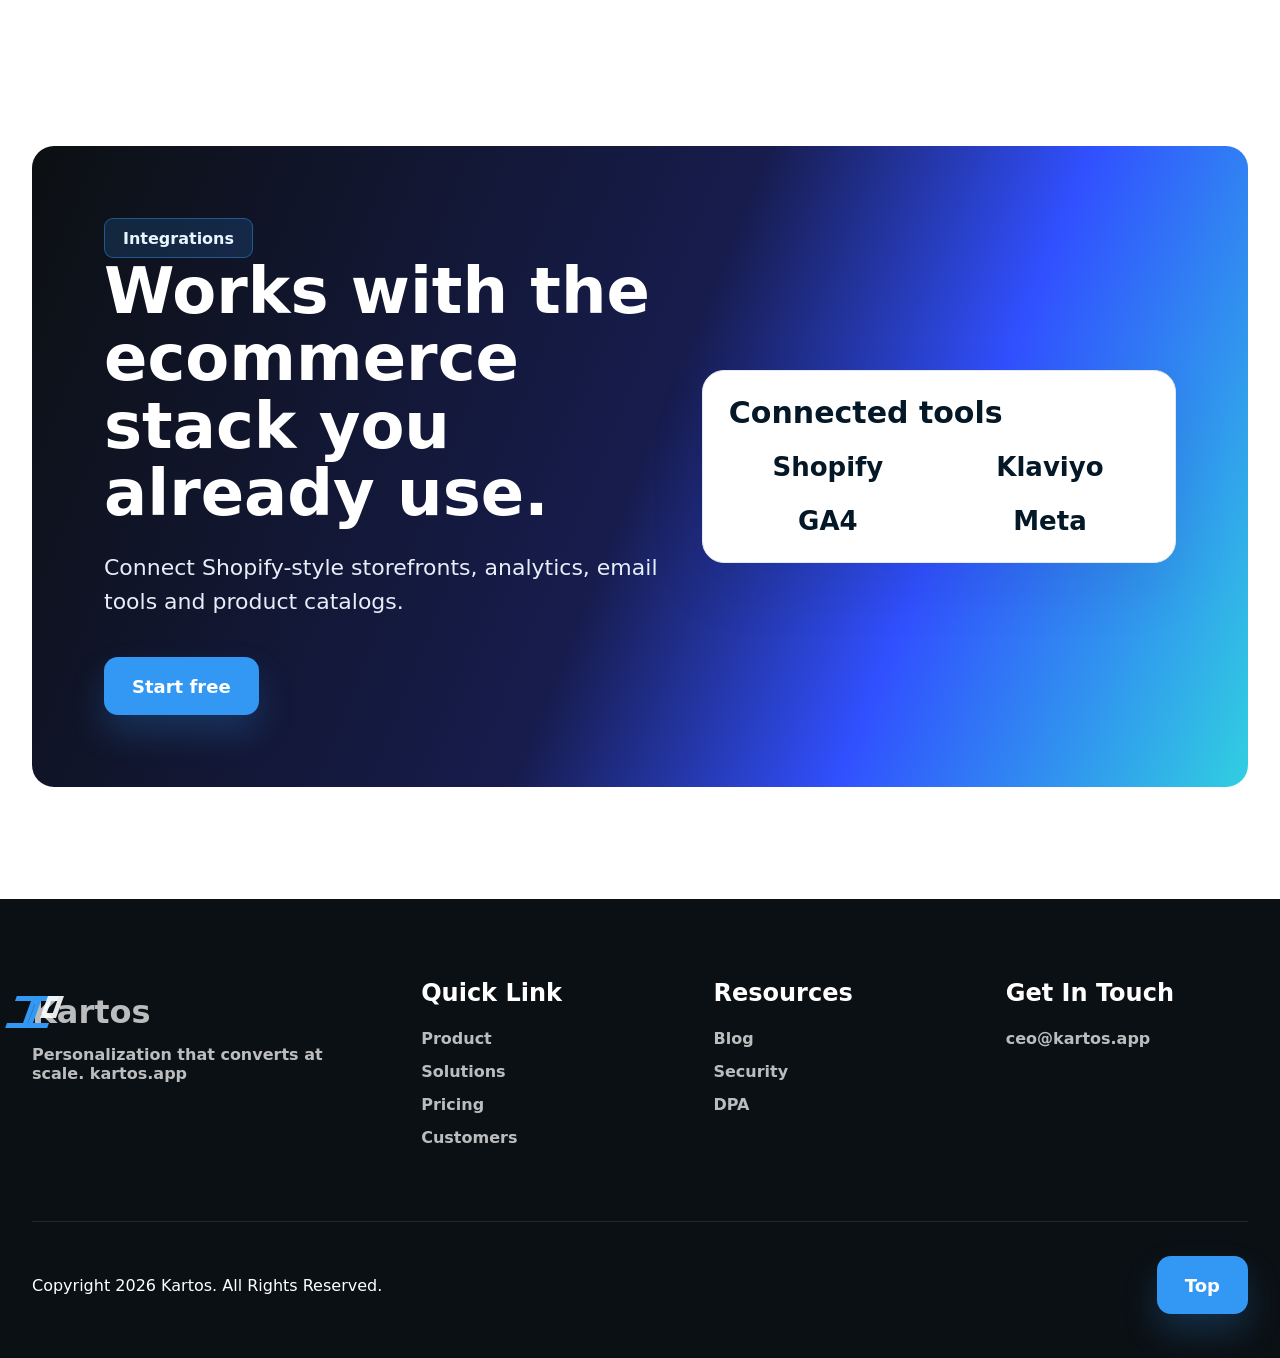
<file: product.html>
<!doctype html>
<html lang="en">
<head>
  <meta charset="utf-8">
  <meta name="viewport" content="width=device-width, initial-scale=1">
  <title>Product - Kartos</title>
  <meta name="description" content="Explore Kartos real-time personalization, recommendation engine, dynamic merchandising, A/B testing, integrations and revenue attribution.">
  <link rel="stylesheet" href="styles.css">
</head>
<body>
  <div class="site-shell">
    <header class="nav">
      <div class="container nav-inner">
        <a class="brand" href="index.html"><span class="logo"><span></span></span>Kartos</a>
        <nav class="nav-links"><a href="product.html">Product</a><a href="solutions.html">Solutions</a><a href="pricing.html">Pricing</a><a href="customers.html">Customers</a></nav>
        <div class="nav-actions"><button class="btn" data-signup>Start free</button><button class="menu-btn" aria-label="Open menu" aria-expanded="false">Menu</button></div>
      </div>
    </header>

    <main>
      <section class="hero" style="min-height:auto">
        <div class="container hero-grid">
          <div>
            <span class="pill">Product engine</span>
            <h1>Explain the engine behind every personalized session.</h1>
            <p class="lead">Kartos learns shopper behavior, ranks recommendations, adapts merchandising and proves lift through continuous testing.</p>
            <div class="hero-actions"><button class="btn" data-signup>Start free</button><a class="btn light" href="#features">Explore features</a></div>
          </div>
          <div class="store-card" style="position:relative;right:auto;bottom:auto;width:100%">
            <div class="store-top"><h3>Live decisioning</h3><span class="cart-badge">Real time</span></div>
            <div class="demo-offer">Shopper signal: high intent in category - adjusting page modules</div>
            <div class="product-grid"><div class="product-card"><div class="product-art"></div><div class="product-name">Ranked recs</div><div class="product-meta">Behavior based</div></div><div class="product-card"><div class="product-art"></div><div class="product-name">Offer test</div><div class="product-meta">A/B active</div></div><div class="product-card"><div class="product-art"></div><div class="product-name">Revenue lift</div><div class="product-meta">Attributed</div></div></div>
          </div>
        </div>
      </section>

      <section class="section" id="features">
        <div class="container">
          <div class="section-header"><span class="pill light">Core features</span><h2>Everything needed to personalize storefront conversion.</h2></div>
          <div class="feature-grid">
            <article class="feature-card"><h3>Real-time personalization</h3><p class="lead" style="font-size:18px;margin-left:0">Adapt product modules, offers and page sections to each shopper's behavior and intent.</p><div class="tag-cloud"><span class="tag">Browsing</span><span class="tag">Cart risk</span><span class="tag">VIP</span><span class="tag">Price sensitive</span><span class="tag">New</span></div></article>
            <article class="feature-card dark"><h3>Recommendation engine</h3><p class="lead" style="font-size:18px;margin-left:0;color:#dce7f2">Recommend products, bundles and add-ons that fit the current shopper journey.</p><div class="chart-panel"><div class="donut"></div></div></article>
            <article class="feature-card blue"><h3>Dynamic merchandising</h3><p class="lead" style="font-size:18px;margin-left:0;color:#fff">Move the right products to the right places without asking the growth team to rebuild pages.</p><div class="stat-big">+18%</div></article>
          </div>
        </div>
      </section>

      <section class="section">
        <div class="container analytics-band">
          <div><h2>A/B testing and analytics that speak revenue.</h2><p class="lead" style="margin-left:0">Continuous testing compares default experiences against personalized variants and shows conversion lift, AOV lift and attributable revenue.</p><ul class="check-list"><li>Experiment by segment</li><li>Track conversion and AOV</li><li>Sync data to your commerce stack</li></ul></div>
          <div class="chart-panel"><h3 style="text-align:center">Experiment activity</h3><div class="line-chart"></div></div>
        </div>
      </section>

      <section class="section cta">
        <div class="container cta-card"><div><span class="pill">Integrations</span><h2>Works with the ecommerce stack you already use.</h2><p class="lead" style="margin-left:0;color:#e6eef8">Connect Shopify-style storefronts, analytics, email tools and product catalogs.</p><div class="hero-actions"><button class="btn" data-signup>Start free</button></div></div><div class="store-card" style="position:static;width:100%"><div class="store-top"><h3>Connected tools</h3></div><div class="logo-row" style="grid-template-columns:repeat(2,1fr);color:var(--ink)"><span>Shopify</span><span>Klaviyo</span><span>GA4</span><span>Meta</span></div></div></div>
      </section>
    </main>

    <footer class="footer">
      <div class="container footer-grid"><div><a class="brand" href="index.html"><span class="logo"><span></span></span>Kartos</a><p>Personalization that converts at scale. kartos.app</p></div><div><h4>Quick Link</h4><a href="product.html">Product</a><a href="solutions.html">Solutions</a><a href="pricing.html">Pricing</a><a href="customers.html">Customers</a></div><div><h4>Resources</h4><a href="#">Blog</a><a href="#">Security</a><a href="#">DPA</a></div><div><h4>Get In Touch</h4><p>ceo@kartos.app</p></div></div>
      <div class="container footer-bottom"><span>Copyright 2026 Kartos. All Rights Reserved.</span><button class="btn" onclick="window.scrollTo({top:0,behavior:'smooth'})">Top</button></div>
    </footer>
  </div>
  <script src="script.js"></script>
</body>
</html>
</file>
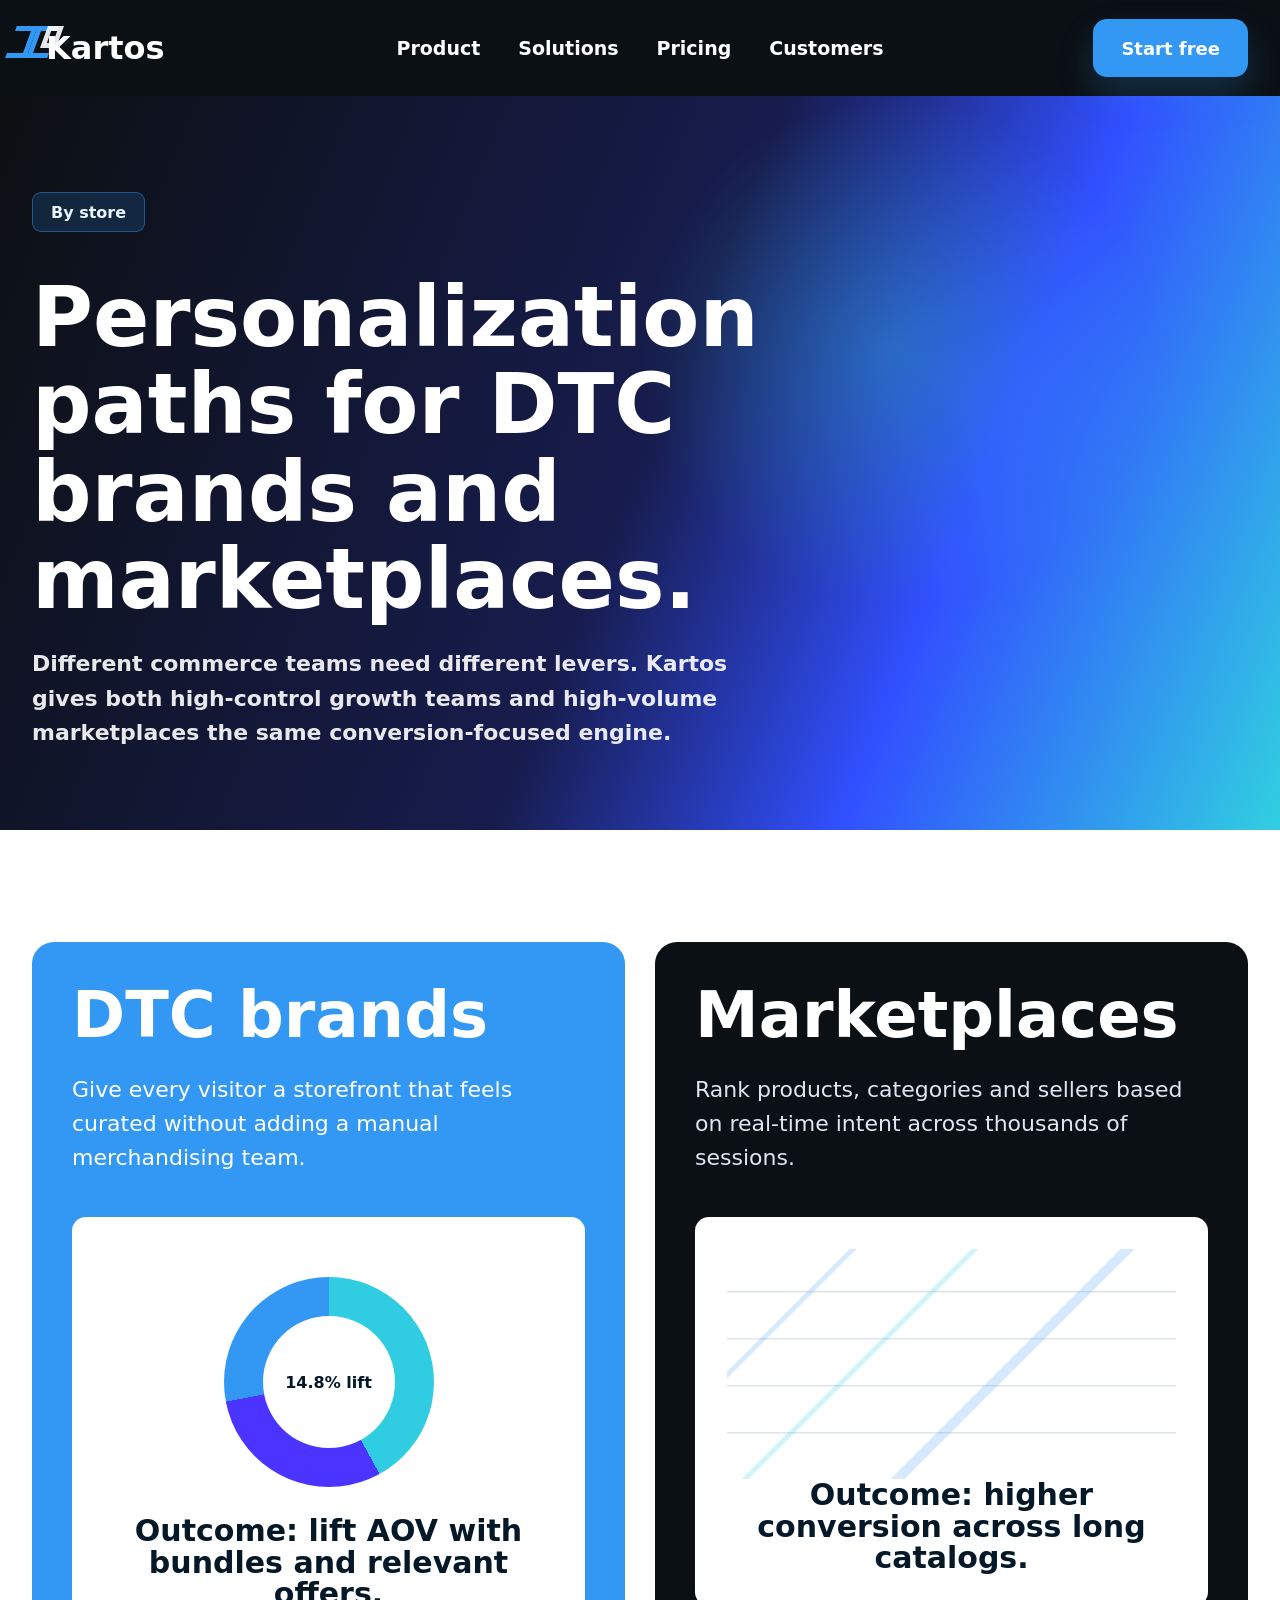
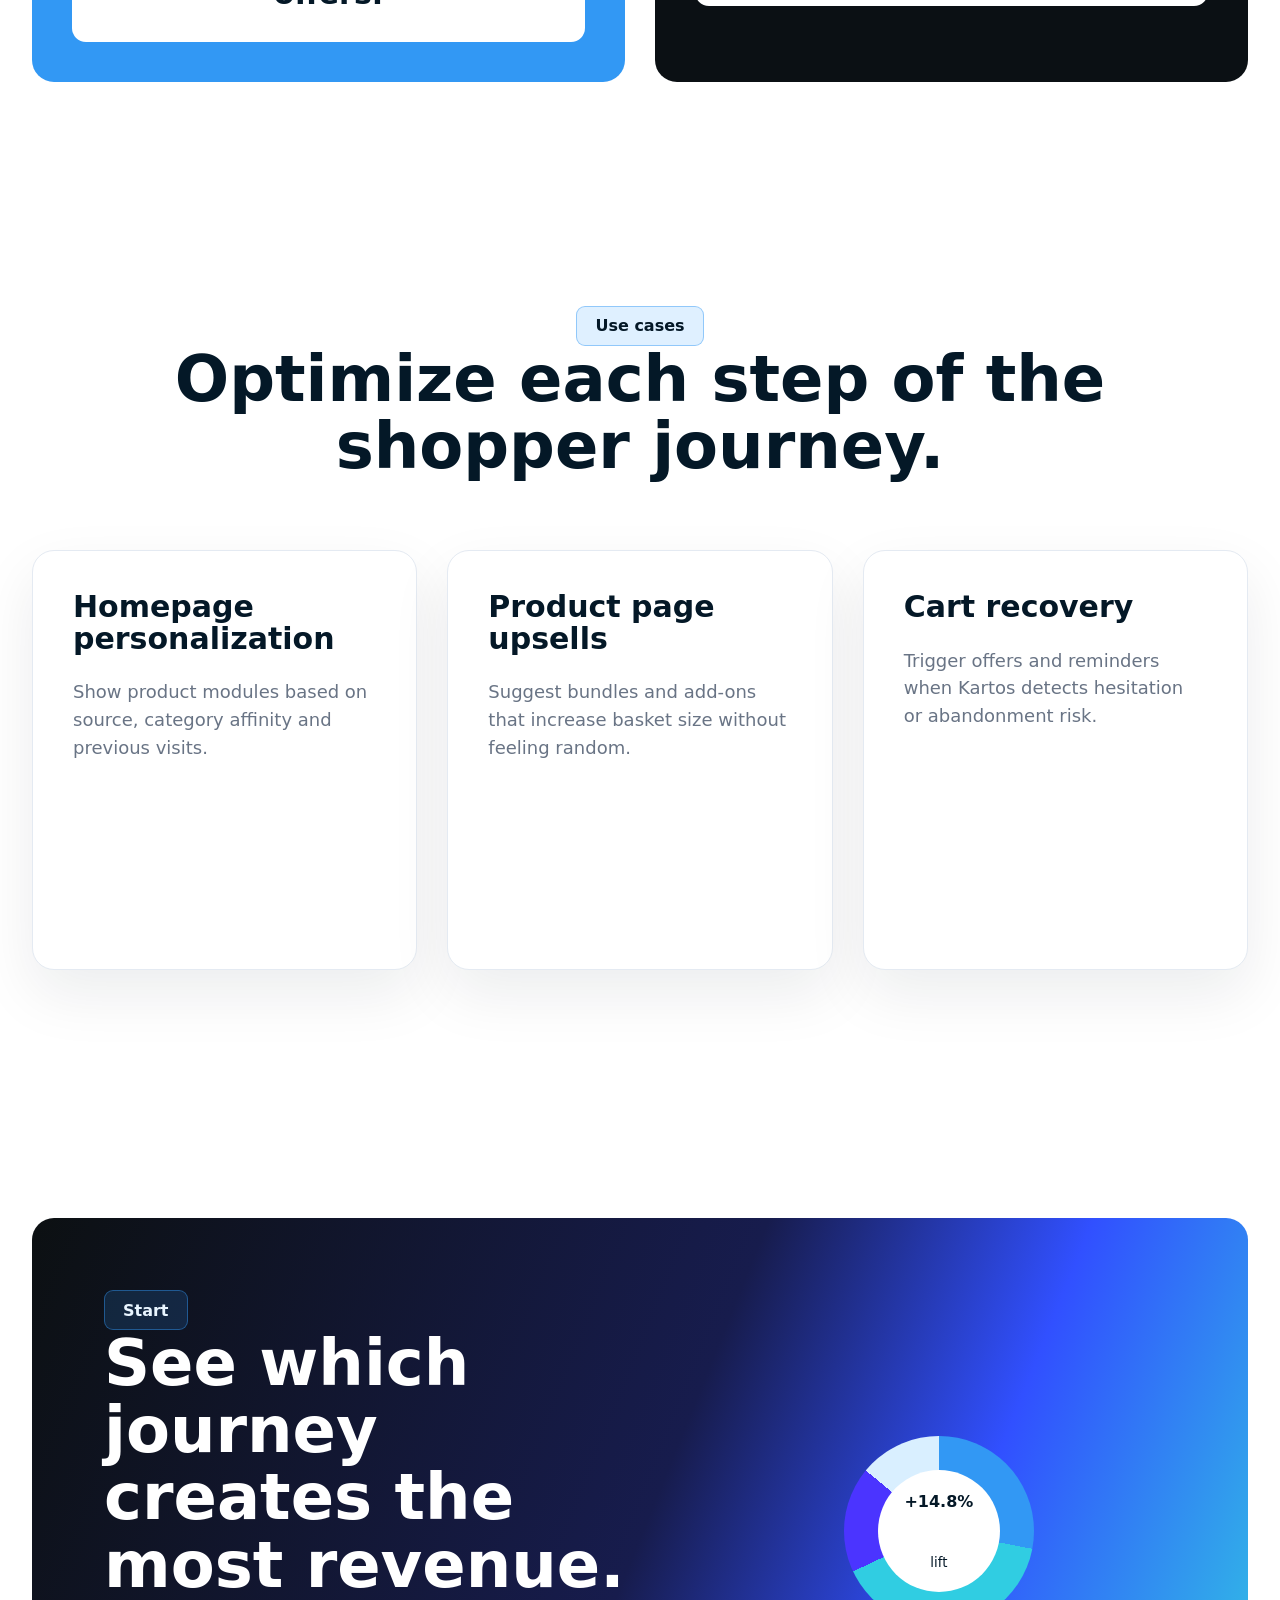
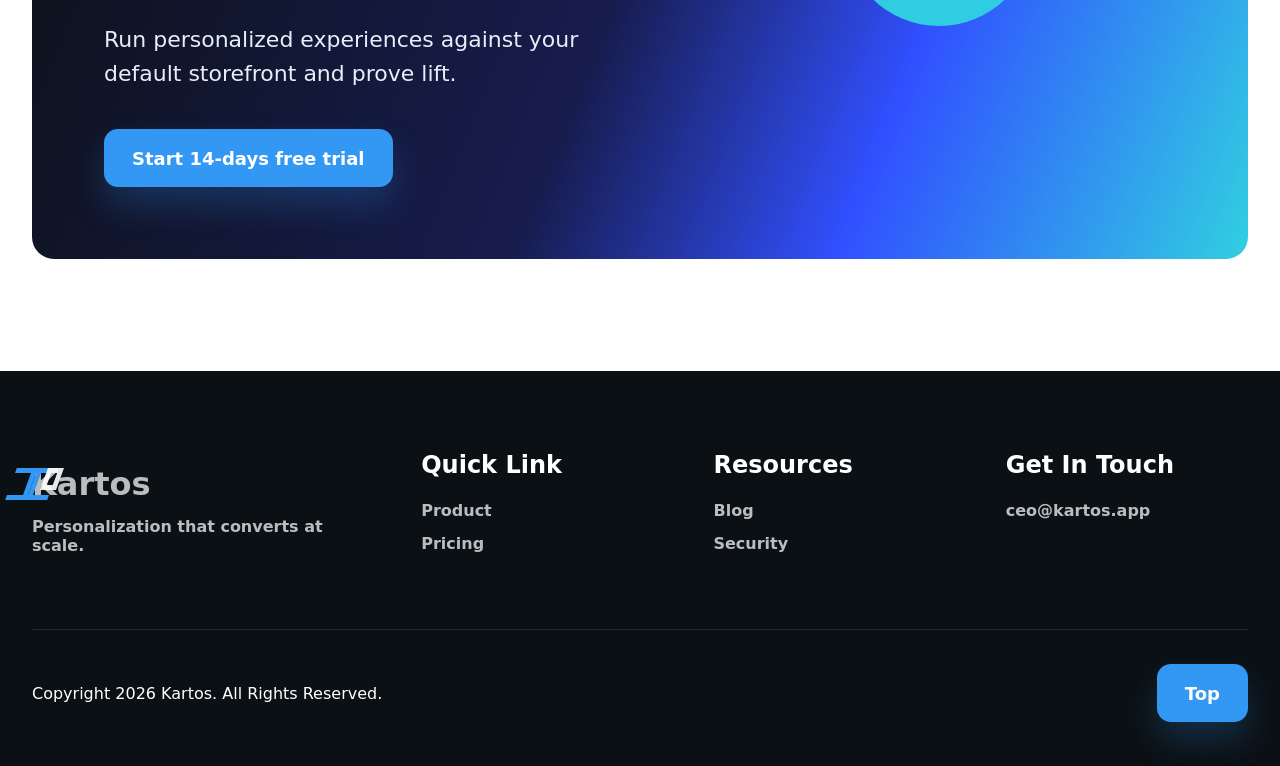
<file: solutions.html>
<!doctype html>
<html lang="en">
<head>
  <meta charset="utf-8">
  <meta name="viewport" content="width=device-width, initial-scale=1">
  <title>Solutions - Kartos</title>
  <meta name="description" content="Kartos solutions for DTC brands and marketplaces that need conversion lift through real-time personalization.">
  <link rel="stylesheet" href="styles.css">
</head>
<body>
  <div class="site-shell">
    <header class="nav"><div class="container nav-inner"><a class="brand" href="index.html"><span class="logo"><span></span></span>Kartos</a><nav class="nav-links"><a href="product.html">Product</a><a href="solutions.html">Solutions</a><a href="pricing.html">Pricing</a><a href="customers.html">Customers</a></nav><div class="nav-actions"><button class="btn" data-signup>Start free</button><button class="menu-btn" aria-label="Open menu" aria-expanded="false">Menu</button></div></div></header>
    <main>
      <section class="hero" style="min-height:auto"><div class="container"><span class="pill">By store</span><h1>Personalization paths for DTC brands and marketplaces.</h1><p class="lead">Different commerce teams need different levers. Kartos gives both high-control growth teams and high-volume marketplaces the same conversion-focused engine.</p></div></section>

      <section class="section">
        <div class="container solution-cards">
          <article class="solution-card blue"><h2 style="text-align:left;color:#fff">DTC brands</h2><p class="lead" style="margin-left:0;color:#fff">Give every visitor a storefront that feels curated without adding a manual merchandising team.</p><div class="chart-panel"><div class="donut"></div><h3 style="text-align:center">Outcome: lift AOV with bundles and relevant offers.</h3></div></article>
          <article class="solution-card dark"><h2 style="text-align:left;color:#fff">Marketplaces</h2><p class="lead" style="margin-left:0;color:#dce7f2">Rank products, categories and sellers based on real-time intent across thousands of sessions.</p><div class="chart-panel"><div class="line-chart"></div><h3 style="text-align:center">Outcome: higher conversion across long catalogs.</h3></div></article>
        </div>
      </section>

      <section class="section">
        <div class="container">
          <div class="section-header"><span class="pill light">Use cases</span><h2>Optimize each step of the shopper journey.</h2></div>
          <div class="feature-grid">
            <article class="feature-card"><h3>Homepage personalization</h3><p class="lead" style="font-size:18px;margin-left:0">Show product modules based on source, category affinity and previous visits.</p></article>
            <article class="feature-card"><h3>Product page upsells</h3><p class="lead" style="font-size:18px;margin-left:0">Suggest bundles and add-ons that increase basket size without feeling random.</p></article>
            <article class="feature-card"><h3>Cart recovery</h3><p class="lead" style="font-size:18px;margin-left:0">Trigger offers and reminders when Kartos detects hesitation or abandonment risk.</p></article>
          </div>
        </div>
      </section>

      <section class="section cta"><div class="container cta-card"><div><span class="pill">Start</span><h2>See which journey creates the most revenue.</h2><p class="lead" style="margin-left:0;color:#e6eef8">Run personalized experiences against your default storefront and prove lift.</p><div class="hero-actions"><button class="btn" data-signup>Start 14-days free trial</button></div></div><div class="ring-card" style="position:static;width:100%"><div class="ring"><div class="ring-inner"><strong>+14.8%</strong><small> lift</small></div></div></div></div></section>
    </main>
    <footer class="footer"><div class="container footer-grid"><div><a class="brand" href="index.html"><span class="logo"><span></span></span>Kartos</a><p>Personalization that converts at scale.</p></div><div><h4>Quick Link</h4><a href="product.html">Product</a><a href="pricing.html">Pricing</a></div><div><h4>Resources</h4><a href="#">Blog</a><a href="#">Security</a></div><div><h4>Get In Touch</h4><p>ceo@kartos.app</p></div></div><div class="container footer-bottom"><span>Copyright 2026 Kartos. All Rights Reserved.</span><button class="btn" onclick="window.scrollTo({top:0,behavior:'smooth'})">Top</button></div></footer>
  </div>
  <script src="script.js"></script>
</body>
</html>
</file>
<file: styles.css>
:root {
  --ink: #041827;
  --muted: #697485;
  --line: #e4eaf2;
  --panel: #f5f8fc;
  --blue: #3298f4;
  --blue-2: #3150ff;
  --cyan: #30cde2;
  --purple: #4b34ff;
  --dark: #0b1014;
  --white: #ffffff;
  --radius: 22px;
  font-family: Inter, ui-sans-serif, system-ui, -apple-system, BlinkMacSystemFont, "Segoe UI", sans-serif;
}

* {
  box-sizing: border-box;
}

html {
  scroll-behavior: smooth;
}

body {
  margin: 0;
  color: var(--ink);
  background: #ffffff;
}

a {
  color: inherit;
  text-decoration: none;
}

button,
input {
  font: inherit;
}

.site-shell {
  overflow: hidden;
  background: #fff;
}

.container {
  width: min(1480px, calc(100% - 64px));
  margin: 0 auto;
}

.nav {
  position: sticky;
  top: 0;
  z-index: 30;
  background: var(--dark);
  color: #fff;
}

.nav-inner {
  min-height: 96px;
  display: grid;
  grid-template-columns: 1fr auto 1fr;
  align-items: center;
  gap: 28px;
}

.brand {
  display: inline-flex;
  align-items: center;
  gap: 14px;
  font-size: 32px;
  font-weight: 850;
  letter-spacing: 0;
}

.logo {
  position: relative;
  width: 40px;
  height: 28px;
}

.logo::before,
.logo::after,
.logo span {
  content: "";
  position: absolute;
  top: 3px;
  width: 16px;
  height: 22px;
  border: 5px solid var(--blue);
  transform: skewX(-20deg);
}

.logo::before {
  left: 0;
  border-right: 0;
}

.logo span {
  left: 12px;
  border-color: #fff;
  opacity: .9;
}

.logo::after {
  right: 0;
  border-left: 0;
}

.nav-links {
  display: flex;
  align-items: center;
  gap: 38px;
  font-size: 19px;
  font-weight: 750;
}

.nav-actions {
  justify-self: end;
  display: flex;
  align-items: center;
  gap: 14px;
}

.menu-btn {
  display: none;
  width: 70px;
  height: 48px;
  border: 1px solid rgba(255,255,255,.18);
  border-radius: 12px;
  background: transparent;
  color: #fff;
  font-size: 15px;
  font-weight: 800;
  cursor: pointer;
}

.btn {
  display: inline-flex;
  align-items: center;
  justify-content: center;
  min-height: 58px;
  padding: 0 28px;
  border: 0;
  border-radius: 14px;
  background: var(--blue);
  color: #fff;
  font-size: 18px;
  font-weight: 800;
  cursor: pointer;
  box-shadow: 0 18px 34px rgba(50, 152, 244, .22);
}

.btn.dark {
  background: var(--dark);
  box-shadow: none;
}

.btn.light {
  background: #fff;
  color: var(--ink);
  box-shadow: none;
}

.btn.full {
  width: 100%;
}

.pill {
  display: inline-flex;
  align-items: center;
  min-height: 40px;
  padding: 0 18px;
  border: 1px solid rgba(50,152,244,.45);
  border-radius: 9px;
  background: rgba(50,152,244,.16);
  color: #e8f5ff;
  font-weight: 750;
}

.pill.light {
  color: var(--ink);
  background: #dff0ff;
}

.hero {
  min-height: calc(100vh - 96px);
  padding: 96px 0 80px;
  color: #fff;
  background:
    radial-gradient(circle at 70% 35%, rgba(50,205,226,.32), transparent 25%),
    linear-gradient(112deg, #0c1012 0%, #171c4d 50%, #3150ff 72%, #31cfe1 100%);
}

.hero-grid {
  display: grid;
  grid-template-columns: .95fr 1.05fr;
  gap: 70px;
  align-items: center;
}

h1,
h2,
h3 {
  margin: 0;
  letter-spacing: 0;
  line-height: 1.05;
}

h1 {
  max-width: 770px;
  margin-top: 42px;
  font-size: clamp(52px, 6.5vw, 96px);
  font-weight: 860;
}

h2 {
  max-width: 980px;
  margin: 0 auto 22px;
  text-align: center;
  font-size: clamp(42px, 5vw, 72px);
  font-weight: 850;
}

h3 {
  font-size: 30px;
  font-weight: 830;
}

.lead {
  max-width: 760px;
  margin: 24px auto 0;
  color: var(--muted);
  font-size: 22px;
  line-height: 1.55;
}

.hero .lead {
  margin-left: 0;
  color: rgba(255,255,255,.9);
  font-weight: 650;
}

.hero-actions,
.center-actions {
  display: flex;
  gap: 16px;
  flex-wrap: wrap;
  align-items: center;
  margin-top: 38px;
}

.hero-proof {
  display: flex;
  gap: 28px;
  flex-wrap: wrap;
  margin-top: 34px;
  color: rgba(255,255,255,.94);
  font-size: 18px;
  font-weight: 800;
}

.hero-visual {
  position: relative;
  min-height: 610px;
}

.store-card,
.analytics-card,
.floating-card,
.metric-card,
.case-card,
.article-card,
.pricing-card,
.faq-item,
.feature-card {
  border: 1px solid var(--line);
  border-radius: var(--radius);
  background: #fff;
  box-shadow: 0 24px 60px rgba(4, 24, 39, .08);
}

.store-card {
  position: absolute;
  right: 0;
  bottom: 20px;
  width: min(640px, 100%);
  padding: 26px;
  color: var(--ink);
}

.store-top {
  display: flex;
  align-items: center;
  justify-content: space-between;
  gap: 18px;
  margin-bottom: 24px;
}

.store-search {
  flex: 1;
  height: 48px;
  border-radius: 999px;
  background: #edf3f9;
}

.cart-badge {
  padding: 12px 18px;
  border-radius: 999px;
  background: var(--dark);
  color: #fff;
  font-weight: 800;
}

.product-grid {
  display: grid;
  grid-template-columns: repeat(3, 1fr);
  gap: 16px;
}

.product-card {
  padding: 14px;
  border-radius: 16px;
  background: #f4f8fc;
}

.product-art {
  height: 112px;
  border-radius: 14px;
  background:
    radial-gradient(circle at 60% 35%, rgba(255,255,255,.9) 0 14%, transparent 15%),
    linear-gradient(135deg, var(--blue), var(--cyan));
}

.product-name {
  margin-top: 12px;
  font-weight: 820;
}

.product-meta {
  margin-top: 6px;
  color: var(--muted);
  font-size: 14px;
}

.floating-card {
  position: absolute;
  left: 30px;
  top: 10px;
  width: 360px;
  padding: 24px;
  color: var(--ink);
}

.bar-chart {
  display: grid;
  grid-template-columns: repeat(7, 1fr);
  align-items: end;
  gap: 12px;
  height: 150px;
  margin-top: 24px;
}

.bar-chart span {
  border-radius: 9px 9px 0 0;
  background: var(--blue);
}

.bar-chart span:nth-child(1) { height: 46%; }
.bar-chart span:nth-child(2) { height: 72%; }
.bar-chart span:nth-child(3) { height: 38%; }
.bar-chart span:nth-child(4) { height: 91%; }
.bar-chart span:nth-child(5) { height: 66%; }
.bar-chart span:nth-child(6) { height: 43%; }
.bar-chart span:nth-child(7) { height: 58%; }

.ring-card {
  position: absolute;
  right: 40px;
  top: 190px;
  bottom: auto;
  width: 340px;
  padding: 28px;
  color: var(--ink);
}

.ring {
  width: 190px;
  height: 190px;
  display: grid;
  place-items: center;
  margin: 0 auto 16px;
  border-radius: 50%;
  background: conic-gradient(var(--blue) 0 28%, var(--cyan) 28% 68%, var(--purple) 68% 86%, #d9efff 86% 100%);
}

.ring-inner {
  width: 122px;
  height: 122px;
  display: grid;
  place-items: center;
  border-radius: 50%;
  background: #fff;
  text-align: center;
}

.logos {
  padding: 70px 0;
  color: #fff;
  background: linear-gradient(112deg, #171c4d 0%, #3150ff 55%, #31cfe1 100%);
}

.logos p {
  margin: 0 0 34px;
  text-align: center;
  font-size: 24px;
  font-weight: 850;
}

.logo-row {
  display: grid;
  grid-template-columns: repeat(5, 1fr);
  gap: 24px;
  align-items: center;
  color: rgba(255,255,255,.78);
  font-size: 26px;
  font-weight: 850;
  text-align: center;
}

.section {
  padding: 112px 0;
}

.section-header {
  text-align: center;
  margin-bottom: 70px;
}

.feature-grid {
  display: grid;
  grid-template-columns: repeat(3, 1fr);
  gap: 30px;
}

.feature-card {
  min-height: 420px;
  padding: 40px;
}

.feature-card.dark {
  background: var(--dark);
  color: #fff;
}

.feature-card.blue {
  background: var(--blue);
  color: #fff;
}

.tag-cloud {
  position: relative;
  min-height: 240px;
  margin-top: 34px;
  border-radius: 18px;
  background: rgba(255,255,255,.06);
}

.tag {
  position: absolute;
  padding: 10px 18px;
  border-radius: 999px;
  background: var(--blue);
  color: #fff;
  font-weight: 800;
}

.tag:nth-child(1) { left: 14%; top: 24%; }
.tag:nth-child(2) { right: 8%; top: 36%; background: #f80636; }
.tag:nth-child(3) { left: 34%; bottom: 22%; background: #fff9e8; color: var(--ink); }
.tag:nth-child(4) { right: 22%; bottom: 4%; background: #ffc852; color: var(--ink); }
.tag:nth-child(5) { left: 40%; top: 4%; background: #20d4a0; }

.avatar-row {
  display: flex;
  justify-content: center;
  margin-top: 100px;
}

.avatar {
  width: 76px;
  height: 76px;
  margin-left: -14px;
  border: 4px solid #fff;
  border-radius: 50%;
  background: linear-gradient(135deg, #fac37a, #263144);
}

.avatar:nth-child(2) { background: linear-gradient(135deg, #7ed6ff, #8d6b4d); }
.avatar:nth-child(3) { background: linear-gradient(135deg, #d9d9d9, #111); }
.avatar:nth-child(4) { background: linear-gradient(135deg, #ffd2c4, #a05f45); }

.stat-big {
  margin-top: 90px;
  text-align: center;
  font-size: 72px;
  font-weight: 860;
}

.split {
  display: grid;
  grid-template-columns: .9fr 1.1fr;
  gap: 70px;
  align-items: center;
}

.split h2 {
  margin-left: 0;
  text-align: left;
}

.bullet-grid {
  display: grid;
  grid-template-columns: repeat(2, 1fr);
  gap: 36px;
  margin-top: 54px;
}

.bullet-icon {
  width: 54px;
  height: 54px;
  display: grid;
  place-items: center;
  border-radius: 50%;
  background: #e5f3ff;
  color: var(--blue);
  font-weight: 900;
  font-size: 23px;
}

.mock-photo {
  position: relative;
  min-height: 600px;
  overflow: hidden;
  border-radius: var(--radius);
  background:
    radial-gradient(circle at 80% 20%, rgba(255,255,255,.78), transparent 18%),
    linear-gradient(135deg, #f5f3eb, #d7e6f4 44%, #111 45%, #222);
}

.watchlist {
  position: absolute;
  left: -70px;
  bottom: 60px;
  width: min(430px, calc(100% - 40px));
  padding: 26px;
  border: 1px solid var(--line);
  border-radius: 16px;
  background: #fff;
  box-shadow: 0 18px 50px rgba(0,0,0,.12);
}

.watch-row {
  display: grid;
  grid-template-columns: 1fr 90px 80px;
  gap: 16px;
  align-items: center;
  margin-top: 20px;
  font-weight: 800;
}

.spark {
  height: 30px;
  border-radius: 50%;
  background: linear-gradient(135deg, transparent 45%, var(--blue) 45% 55%, transparent 55%);
}

.solution-cards {
  display: grid;
  grid-template-columns: repeat(2, 1fr);
  gap: 30px;
}

.solution-card {
  min-height: 560px;
  padding: 40px;
  border-radius: var(--radius);
  color: #fff;
}

.solution-card.blue {
  background: var(--blue);
}

.solution-card.dark {
  background: var(--dark);
}

.chart-panel {
  margin-top: 42px;
  padding: 32px;
  border-radius: 14px;
  background: #fff;
  color: var(--ink);
}

.donut {
  width: 210px;
  height: 210px;
  display: grid;
  place-items: center;
  margin: 28px auto;
  border-radius: 50%;
  background: conic-gradient(var(--cyan) 0 42%, var(--purple) 42% 72%, var(--blue) 72% 100%);
}

.donut::after {
  content: "14.8% lift";
  width: 132px;
  height: 132px;
  display: grid;
  place-items: center;
  border-radius: 50%;
  background: #fff;
  font-weight: 860;
}

.line-chart {
  height: 230px;
  border-radius: 12px;
  background:
    linear-gradient(135deg, transparent 0 18%, rgba(50,152,244,.2) 18% 19%, transparent 19% 36%, rgba(48,205,226,.22) 36% 37%, transparent 37% 58%, rgba(50,152,244,.2) 58% 60%, transparent 60%),
    repeating-linear-gradient(0deg, transparent 0 45px, #dce4ec 46px 47px);
}

.analytics-band {
  display: grid;
  grid-template-columns: 1fr .9fr;
  gap: 40px;
  align-items: center;
  padding: 68px;
  border-radius: var(--radius);
  background: linear-gradient(180deg, #f9fdff, #e5f4ff);
}

.analytics-band h2 {
  text-align: left;
  margin-left: 0;
}

.check-list {
  display: grid;
  gap: 20px;
  margin-top: 46px;
  padding: 0;
  list-style: none;
  font-weight: 800;
  font-size: 20px;
}

.check-list li::before {
  content: "OK";
  display: inline-grid;
  place-items: center;
  width: 28px;
  height: 28px;
  margin-right: 14px;
  border-radius: 50%;
  background: var(--blue);
  color: #fff;
  font-size: 10px;
}

.demo-wrap {
  display: grid;
  grid-template-columns: .72fr 1.28fr;
  gap: 32px;
  align-items: stretch;
}

.demo-controls {
  padding: 34px;
  border-radius: var(--radius);
  background: var(--dark);
  color: #fff;
}

.demo-tabs {
  display: grid;
  gap: 12px;
  margin-top: 28px;
}

.demo-tab {
  min-height: 56px;
  border: 1px solid rgba(255,255,255,.14);
  border-radius: 12px;
  background: rgba(255,255,255,.06);
  color: #fff;
  font-weight: 800;
  cursor: pointer;
}

.demo-tab.active {
  background: var(--blue);
}

.demo-store {
  padding: 34px;
  border-radius: var(--radius);
  background: #f5f8fc;
}

.demo-offer {
  margin-bottom: 20px;
  padding: 18px;
  border-radius: 14px;
  background: linear-gradient(90deg, #e6f5ff, #eef0ff);
  font-weight: 850;
}

.demo-products {
  display: grid;
  grid-template-columns: repeat(3, 1fr);
  gap: 18px;
}

.demo-metrics {
  display: grid;
  grid-template-columns: repeat(2, 1fr);
  gap: 16px;
  margin-top: 20px;
}

.metric-card {
  padding: 20px;
  box-shadow: none;
}

.metric-card strong {
  display: block;
  font-size: 32px;
}

.pricing-section {
  color: #fff;
  background: linear-gradient(112deg, #0c1012 0%, #171c4d 50%, #3150ff 76%, #31cfe1 100%);
}

.pricing-toggle {
  display: inline-flex;
  align-items: center;
  gap: 14px;
  margin-top: 34px;
  font-size: 22px;
  font-weight: 850;
}

.switch {
  position: relative;
  width: 78px;
  height: 40px;
  border: 0;
  border-radius: 999px;
  background: var(--blue);
  cursor: pointer;
}

.switch::after {
  content: "";
  position: absolute;
  top: 8px;
  left: 9px;
  width: 24px;
  height: 24px;
  border-radius: 50%;
  background: #fff;
  transition: transform .2s ease;
}

.switch.yearly::after {
  transform: translateX(36px);
}

.pricing-grid {
  display: grid;
  grid-template-columns: repeat(3, 1fr);
  gap: 30px;
  margin-top: 70px;
}

.pricing-card {
  padding: 42px;
  box-shadow: none;
}

.pricing-card.highlight {
  color: #fff;
  background: var(--blue);
  border-color: transparent;
}

.price {
  margin: 24px 0;
  font-size: 58px;
  font-weight: 900;
}

.price small {
  color: currentColor;
  opacity: .7;
  font-size: 18px;
}

.pricing-card ul {
  display: grid;
  gap: 20px;
  margin: 34px 0;
  padding: 0;
  list-style: none;
  color: inherit;
}

.pricing-card li::before {
  content: "OK";
  margin-right: 12px;
  color: var(--blue);
  font-size: 11px;
  font-weight: 900;
}

.pricing-card.highlight li::before {
  color: #fff;
}

.faq-grid {
  display: grid;
  grid-template-columns: repeat(2, 1fr);
  gap: 18px 28px;
  margin-top: 64px;
}

.faq-item {
  overflow: hidden;
  background: #f1f5f9;
  box-shadow: none;
}

.faq-button {
  width: 100%;
  min-height: 78px;
  display: flex;
  align-items: center;
  gap: 18px;
  padding: 0 28px;
  border: 0;
  background: transparent;
  color: var(--ink);
  text-align: left;
  font-size: 21px;
  font-weight: 850;
  cursor: pointer;
}

.faq-icon {
  width: 24px;
  height: 24px;
  display: grid;
  flex: 0 0 auto;
  place-items: center;
  border: 3px solid var(--ink);
  border-radius: 50%;
  font-size: 13px;
}

.faq-content {
  display: none;
  padding: 0 28px 26px 70px;
  color: var(--muted);
  font-size: 19px;
  line-height: 1.55;
}

.faq-item.open .faq-content {
  display: block;
}

.testimonial-card {
  display: grid;
  grid-template-columns: 1fr .82fr;
  gap: 40px;
  align-items: center;
  padding: 58px;
  border-radius: var(--radius);
  background: #061d2b;
  color: #fff;
}

.testimonial-card blockquote {
  margin: 40px 0 0;
  max-width: 660px;
  font-size: 27px;
  line-height: 1.45;
  font-weight: 760;
}

.customer-photo {
  min-height: 430px;
  border-radius: 18px;
  background:
    radial-gradient(circle at 38% 28%, #5fb5ff 0 12%, transparent 13%),
    linear-gradient(135deg, #0e3148, #081018 45%, #287ad8 46%, #36d0df);
}

.article-grid,
.case-grid {
  display: grid;
  grid-template-columns: repeat(2, 1fr);
  gap: 30px;
}

.article-card,
.case-card {
  display: grid;
  grid-template-columns: 220px 1fr;
  gap: 28px;
  align-items: center;
  padding: 18px;
}

.article-art,
.case-art {
  min-height: 190px;
  border-radius: 16px;
  background: linear-gradient(135deg, #d7edff, #1b2d4c);
}

.case-card {
  grid-template-columns: 1fr;
  padding: 34px;
}

.case-art {
  min-height: 220px;
}

.cta {
  margin-top: 24px;
}

.cta-card {
  display: grid;
  grid-template-columns: 1fr .85fr;
  gap: 40px;
  align-items: center;
  padding: 72px;
  border-radius: var(--radius);
  color: #fff;
  background: linear-gradient(112deg, #0c1012 0%, #171c4d 50%, #3150ff 72%, #31cfe1 100%);
}

.cta-card h2 {
  margin-left: 0;
  color: #fff;
  text-align: left;
}

.footer {
  padding: 80px 0 44px;
  color: #fff;
  background: var(--dark);
}

.footer-grid {
  display: grid;
  grid-template-columns: 1.4fr repeat(3, 1fr);
  gap: 50px;
}

.newsletter {
  display: flex;
  gap: 10px;
  max-width: 520px;
  margin-top: 28px;
  padding: 10px;
  border-radius: 14px;
  background: #fff;
}

.newsletter input {
  flex: 1;
  min-width: 0;
  border: 0;
  padding: 0 16px;
}

.footer h4 {
  margin: 0 0 22px;
  font-size: 24px;
}

.footer a,
.footer p {
  display: block;
  margin: 14px 0;
  color: rgba(255,255,255,.72);
  font-weight: 700;
}

.footer-bottom {
  display: flex;
  align-items: center;
  justify-content: space-between;
  gap: 20px;
  margin-top: 60px;
  padding-top: 34px;
  border-top: 1px solid rgba(255,255,255,.1);
}

.modal {
  position: fixed;
  inset: 0;
  z-index: 100;
  display: grid;
  place-items: center;
  padding: 24px;
}

.modal[hidden] {
  display: none;
}

.modal-backdrop {
  position: absolute;
  inset: 0;
  background: rgba(0,0,0,.65);
}

.modal-panel {
  position: relative;
  width: min(560px, 100%);
  padding: 38px;
  border-radius: 22px;
  background: #fff;
  box-shadow: 0 28px 80px rgba(0,0,0,.28);
}

.modal-close {
  position: absolute;
  top: 16px;
  right: 16px;
  width: 42px;
  height: 42px;
  border: 0;
  border-radius: 12px;
  background: #eef3f8;
  cursor: pointer;
}

.signup-form {
  display: grid;
  gap: 16px;
  margin-top: 26px;
}

.signup-form label {
  display: grid;
  gap: 8px;
  color: var(--muted);
  font-weight: 750;
}

.signup-form input {
  min-height: 54px;
  border: 1px solid var(--line);
  border-radius: 12px;
  padding: 0 14px;
}

.success {
  margin-top: 22px;
  padding: 18px;
  border-radius: 14px;
  background: #e8f7ff;
  color: var(--ink);
  font-weight: 800;
}

body.modal-open {
  overflow: hidden;
}

@media (max-width: 1100px) {
  .container {
    width: min(100% - 32px, 900px);
  }

  .nav-inner {
    grid-template-columns: 1fr auto;
  }

  .menu-btn {
    display: inline-grid;
    place-items: center;
  }

  .nav-links {
    position: absolute;
    top: 96px;
    left: 0;
    right: 0;
    display: none;
    flex-direction: column;
    align-items: stretch;
    gap: 0;
    padding: 0 16px 18px;
    background: var(--dark);
  }

  .nav.open .nav-links {
    display: flex;
  }

  .nav-links a {
    padding: 18px 0;
    border-top: 1px solid rgba(255,255,255,.1);
  }

  .nav-actions .btn {
    display: none;
  }

  .hero-grid,
  .split,
  .solution-cards,
  .analytics-band,
  .demo-wrap,
  .testimonial-card,
  .cta-card,
  .footer-grid {
    grid-template-columns: 1fr;
  }

  .hero-visual {
    min-height: 760px;
  }

  .floating-card,
  .ring-card,
  .store-card {
    position: relative;
    top: auto;
    left: auto;
    right: auto;
    bottom: auto;
    width: 100%;
    margin-top: 22px;
  }

  .feature-grid,
  .pricing-grid,
  .faq-grid,
  .article-grid,
  .case-grid {
    grid-template-columns: 1fr;
  }

  .watchlist {
    left: 20px;
  }
}

@media (max-width: 700px) {
  .brand {
    font-size: 26px;
  }

  h1 {
    font-size: 48px;
  }

  h2 {
    font-size: 38px;
  }

  .product-grid,
  .demo-products,
  .demo-metrics,
  .bullet-grid,
  .logo-row,
  .article-card {
    grid-template-columns: 1fr;
  }

  .section {
    padding: 78px 0;
  }

  .hero {
    padding-top: 66px;
  }

  .hero-visual {
    min-height: auto;
  }

  .store-card,
  .floating-card,
  .ring-card,
  .analytics-band,
  .testimonial-card,
  .cta-card,
  .feature-card,
  .solution-card,
  .pricing-card {
    padding: 24px;
  }

  .footer-bottom,
  .newsletter {
    flex-direction: column;
    align-items: stretch;
  }
}
.logo {
    height: 50px;
    width: auto;
}
</file>
